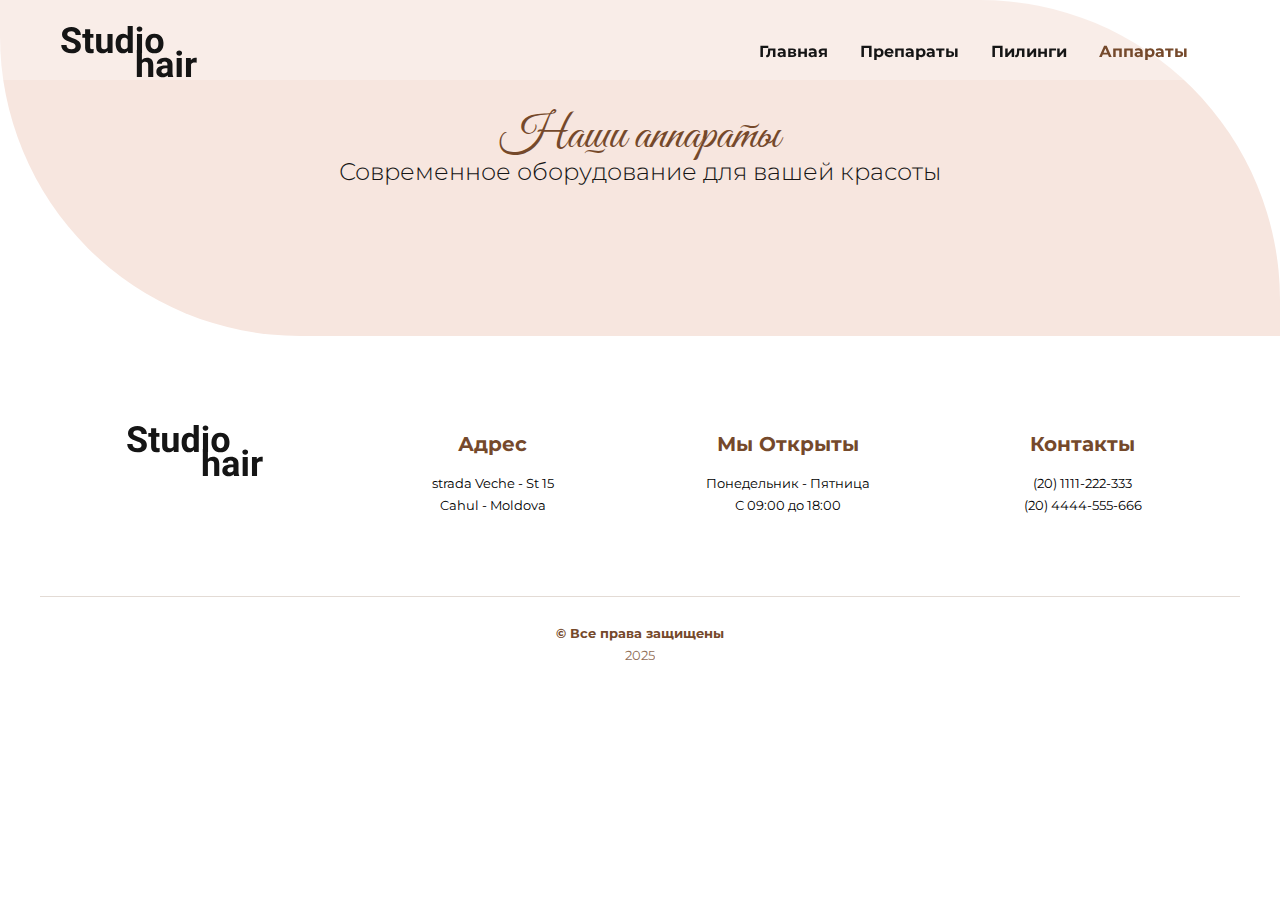
<file: apparatus.html>
<!DOCTYPE html>
<html lang="ru">
<head>
    <meta charset="UTF-8">
    <meta http-equiv="X-UA-Compatible" content="IE=edge">
    <meta name="viewport" content="width=device-width, initial-scale=1.0">
    <title>Аппараты - Beauty Salon</title>

    <!-- CSS Files -->
    <link rel="stylesheet" href="shared.css">
    <link rel="stylesheet" href="apparatus.css">

    <!-- Fonts -->
    <link rel="preconnect" href="https://fonts.googleapis.com">
    <link rel="preconnect" href="https://fonts.gstatic.com" crossorigin>
    <link href="https://fonts.googleapis.com/css2?family=Great+Vibes&family=Montserrat:wght@300;400;600;800&display=swap" rel="stylesheet">

    <!-- Font Awesome CDN -->
    <link rel="stylesheet" href="https://pro.fontawesome.com/releases/v5.10.0/css/all.css" integrity="sha384-AYmEC3Yw5cVb3ZcuHtOA93w35dYTsvhLPVnYs9eStHfGJvOvKxVfELGroGkvsg+p" crossorigin="anonymous"/>
</head>
<body>
    <header class="header" id="header">
        <div class="navbar">
            <div class="logo">
                <img src="img/logo.svg" alt="Beauty Salon Logo">
            </div>
            <nav class="nav-menu" id="nav-menu">
                <ul class="nav-list">
                    <li><a href="./index.html" class="nav-link">Главная</a></li>
                    <li><a href="./preparaty.html" class="nav-link">Препараты</a></li>
                    <li><a href="./peels.html" class="nav-link">Пилинги</a></li>
                    <li><a href="./apparatus.html" class="nav-link active">Аппараты</a></li>
                </ul>
            </nav>
            <div class="nav-toggle" id="nav-toggle">
                <i class="fas fa-bars"></i>
            </div>
        </div>
    </header>

    <main>
        <section class="package" id="package">
            <div class="section-title">
                <h1>Наши аппараты</h1>
                <span>Современное оборудование для вашей красоты</span>
            </div>
            <div class="package-cards" id="cards-container">
                <!-- Аппараты будут загружены здесь с помощью apparatus.js -->
            </div>
        </section>
    </main>

    <footer class="footer" id="contact">
        <div class="footer-list">
            <div class="footer-data">
                <h1><a href="./index.html"><img src="img/logo.svg" alt="Beauty Salon Logo"></a></h1>
                <div class="footer-data-social">
                    <a href="#" aria-label="Facebook"><i class="fab fa-facebook"></i></a>
                    <a href="#" aria-label="Instagram"><i class="fab fa-instagram"></i></a>
                    <a href="#" aria-label="Twitter"><i class="fab fa-twitter"></i></a>
                </div>
            </div>
            <div class="footer-data">
                <h2>Адрес</h2>
                <p>strada Veche - St 15<br> Cahul - Moldova</p>
            </div>
            <div class="footer-data">
                <h2>Мы открыты</h2>
                <p>Понедельник - Пятница <br> С 09:00 до 18:00</p>
            </div>
            <div class="footer-data">
                <h2>Контакты</h2>
                <p>(20) 1111-222-333</p>
                <p>(20) 4444-555-666</p>
            </div>
        </div>
        <div class="copy">
            <p>&copy; Все права защищены</p>
            <span>2025</span>
        </div>
    </footer>

    <!-- Javascript Files -->
    <script src="main.js"></script>
    <script src="apparatus.js"></script>
</body>
</html>
</file>
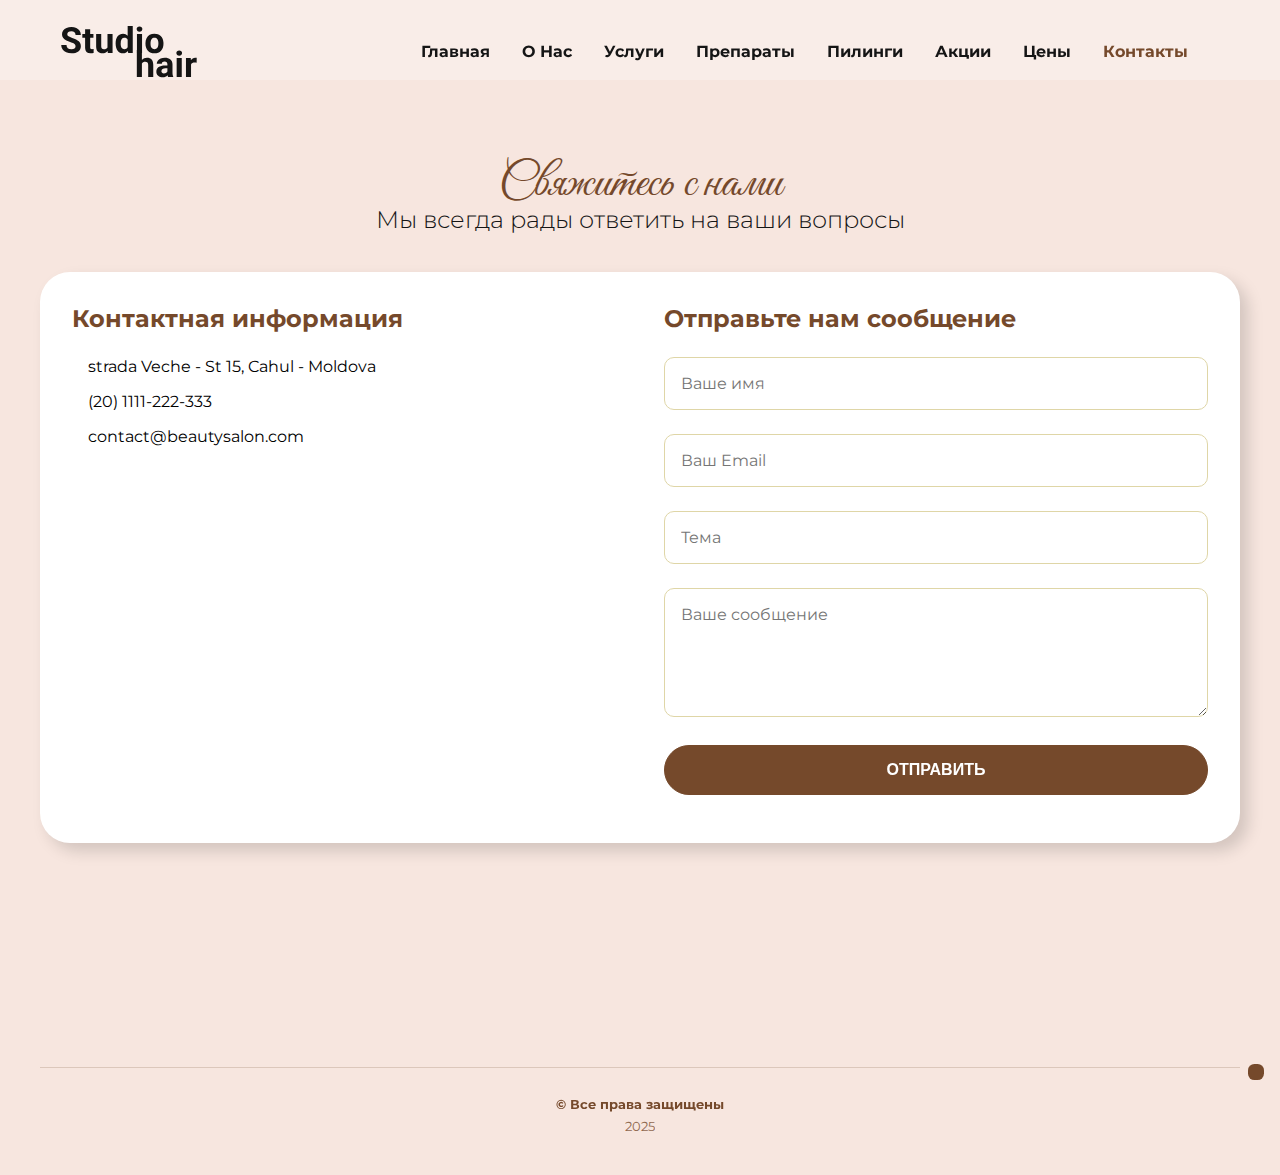
<file: contact.html>
<!DOCTYPE html>
<html lang="ru">
<head>
    <meta charset="UTF-8">
    <meta http-equiv="X-UA-Compatible" content="IE=edge">
    <meta name="viewport" content="width=device-width, initial-scale=1.0">
    <meta name="description" content="Свяжитесь с нами для записи на процедуры или консультацию. Мы находимся по адресу: strada Veche - St 15, Cahul - Moldova.">
    <title>Контакты - Beauty Salon</title>

    <!-- Fonts -->
    <link rel="preconnect" href="https://fonts.googleapis.com">
    <link rel="preconnect" href="https://fonts.gstatic.com" crossorigin>
    <link href="https://fonts.googleapis.com/css2?family=Great+Vibes&family=Montserrat:wght@300;400;600;800&display=swap" rel="stylesheet">

    <!-- Font Awesome CDN -->
    <link rel="stylesheet" href="https://pro.fontawesome.com/releases/v5.10.0/css/all.css" integrity="sha384-AYmEC3Yw5cVb3ZcuHtOA93w35dYTsvhLPVnYs9eStHfGJvOvKxVfELGroGkvsg+p" crossorigin="anonymous"/>

        <!-- CSS Files -->
    <link rel="stylesheet" href="shared.css">
    <link rel="stylesheet" href="contact.css">
</head>
<body>
    <header class="header" id="header">
        <div class="navbar">
            <div class="logo">
                <img src="img/logo.svg" alt="Beauty Salon Logo">
            </div>
            <nav class="nav-menu" id="nav-menu">
                <ul class="nav-list">
                    <li><a href="./index.html" class="nav-link">Главная</a></li>
                    <li><a href="./about.html" class="nav-link">О нас</a></li>
                    <li><a href="./services.html" class="nav-link">Услуги</a></li>
                    <li><a href="./preparaty.html" class="nav-link">Препараты</a></li>
                    <li><a href="./peels.html" class="nav-link">Пилинги</a></li>
                    <li><a href="./promo.html" class="nav-link">Акции</a></li>
                    <li><a href="./price.html" class="nav-link">Цены</a></li>
                    <li><a href="./contact.html" class="nav-link active">Контакты</a></li>
                </ul>
            </nav>
            <div class="nav-toggle" id="nav-toggle">
                <i class="fas fa-bars"></i>
            </div>
        </div>
    </header>

    <main>
        <section class="contact-section" id="contact-section">
            <div class="section-title">
                <h1>Свяжитесь с нами</h1>
                <span>Мы всегда рады ответить на ваши вопросы</span>
            </div>
            <div class="contact-container">
                <div class="contact-info">
                    <h3>Контактная информация</h3>
                    <p><i class="fas fa-map-marker-alt"></i> strada Veche - St 15, Cahul - Moldova</p>
                    <p><i class="fas fa-phone-alt"></i> (20) 1111-222-333</p>
                    <p><i class="fas fa-envelope"></i> contact@beautysalon.com</p>
                    <div class="map-container">
                        <!-- Placeholder for a map -->
                        <iframe src="https://www.google.com/maps/embed?pb=!1m18!1m12!1m3!1d2721.986683653375!2d28.19206481500528!3d45.90235907910954!2m3!1f0!2f0!3f0!3m2!1i1024!2i768!4f13.1!3m3!1m2!1s0x40b65c8a4b7f4b7d%3A0x4b7f4b7d4b7f4b7d!2sStrada%20Veche%2015%2C%20Cahul%2C%20Moldova!5e0!3m2!1sen!2s!4v1678886400000" width="100%" height="250" style="border:0;" allowfullscreen="" loading="lazy" referrerpolicy="no-referrer-when-downgrade"></iframe>
                    </div>
                </div>
                <form class="contact-form" id="contact-form">
                    <h3>Отправьте нам сообщение</h3>
                    <div class="form-group">
                        <input type="text" id="name" name="name" placeholder="Ваше имя" required>
                    </div>
                    <div class="form-group">
                        <input type="email" id="email" name="email" placeholder="Ваш Email" required>
                    </div>
                    <div class="form-group">
                        <input type="text" id="subject" name="subject" placeholder="Тема" required>
                    </div>
                    <div class="form-group">
                        <textarea id="message" name="message" placeholder="Ваше сообщение" rows="5" required></textarea>
                    </div>
                    <button type="submit" class="btn">Отправить</button>
                    <div id="form-status"></div>
                </form>
            </div>
        </section>
    </main>

    <footer class="footer" id="contact-footer">
        <div class="copy">
            <p>&copy; Все права защищены</p>
            <span>2025</span>
        </div>
    </footer>

        <!-- Javascript Files -->
    <a href="#" class="scroll-up" id="scroll-up">
        <i class="fas fa-arrow-up"></i>
    </a>
    <script src="main.js"></script>
    <script src="contact.js"></script>
</body>
</html>
</file>
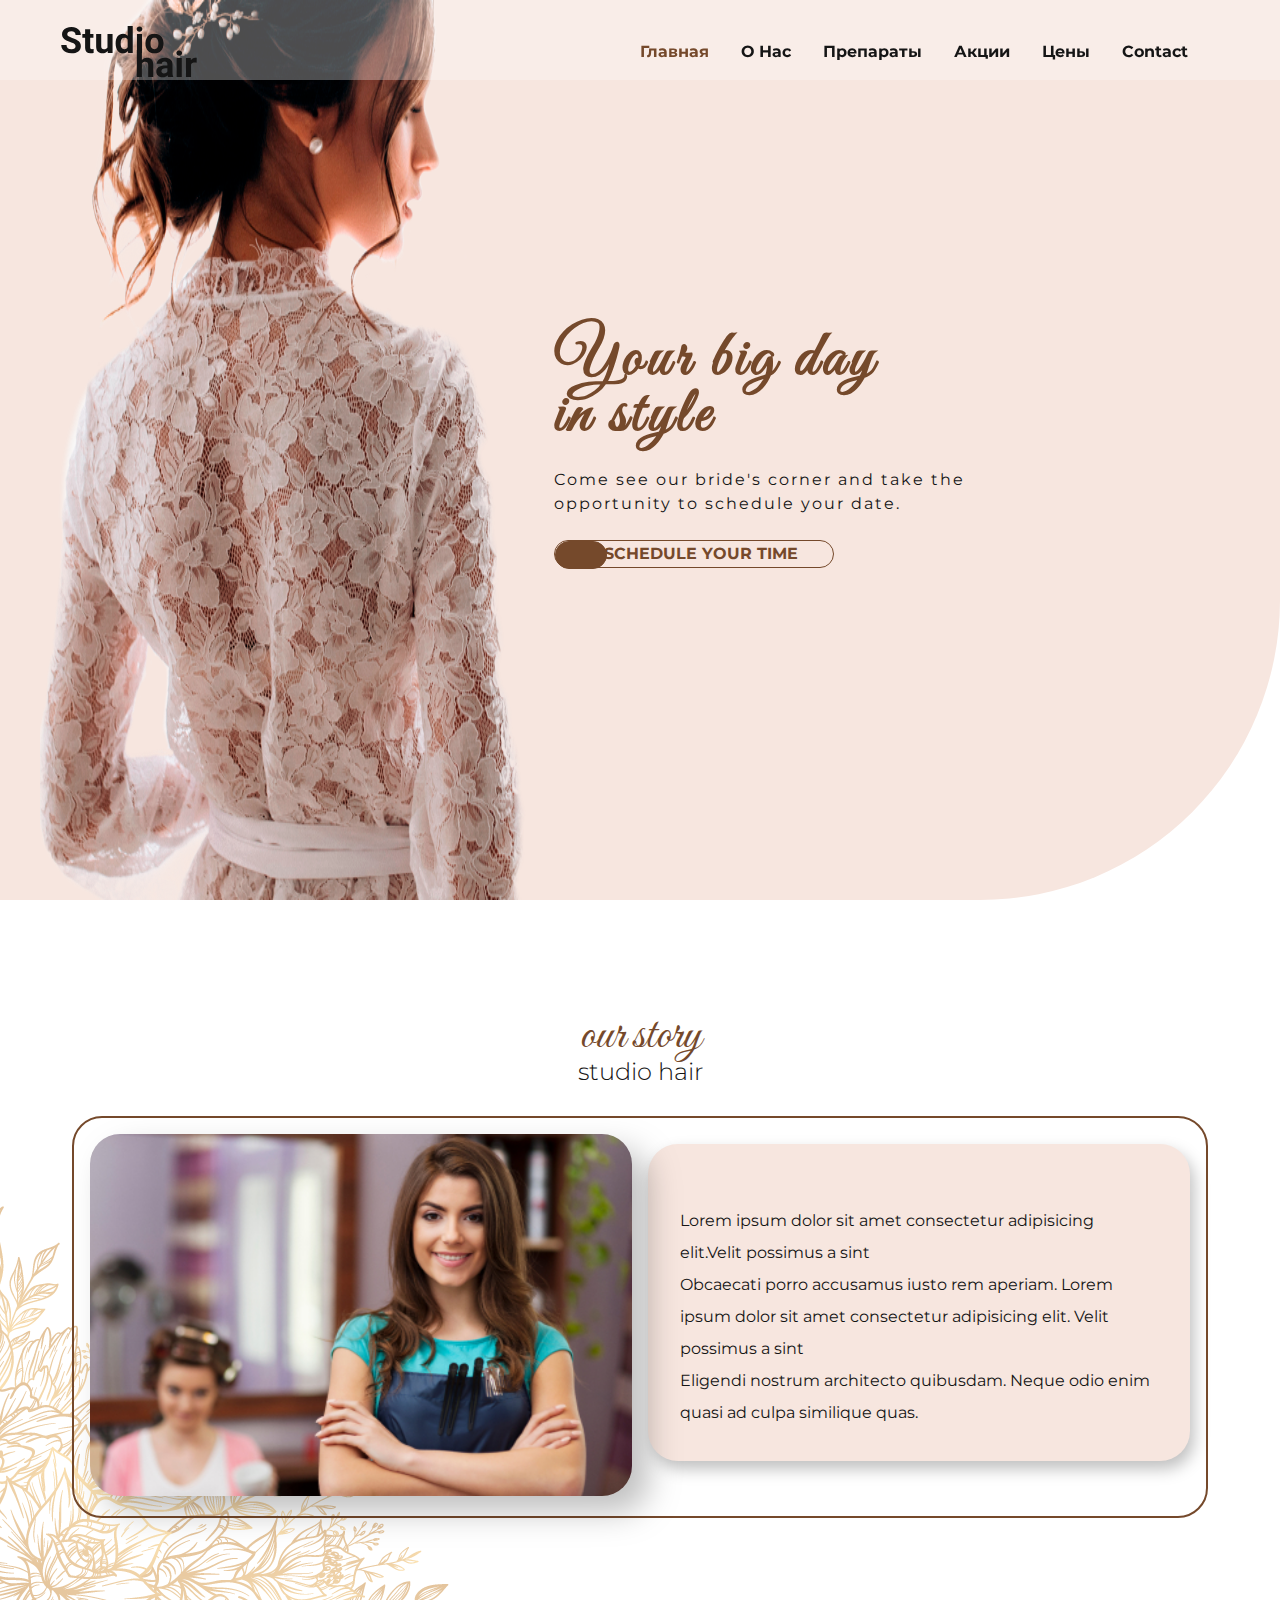
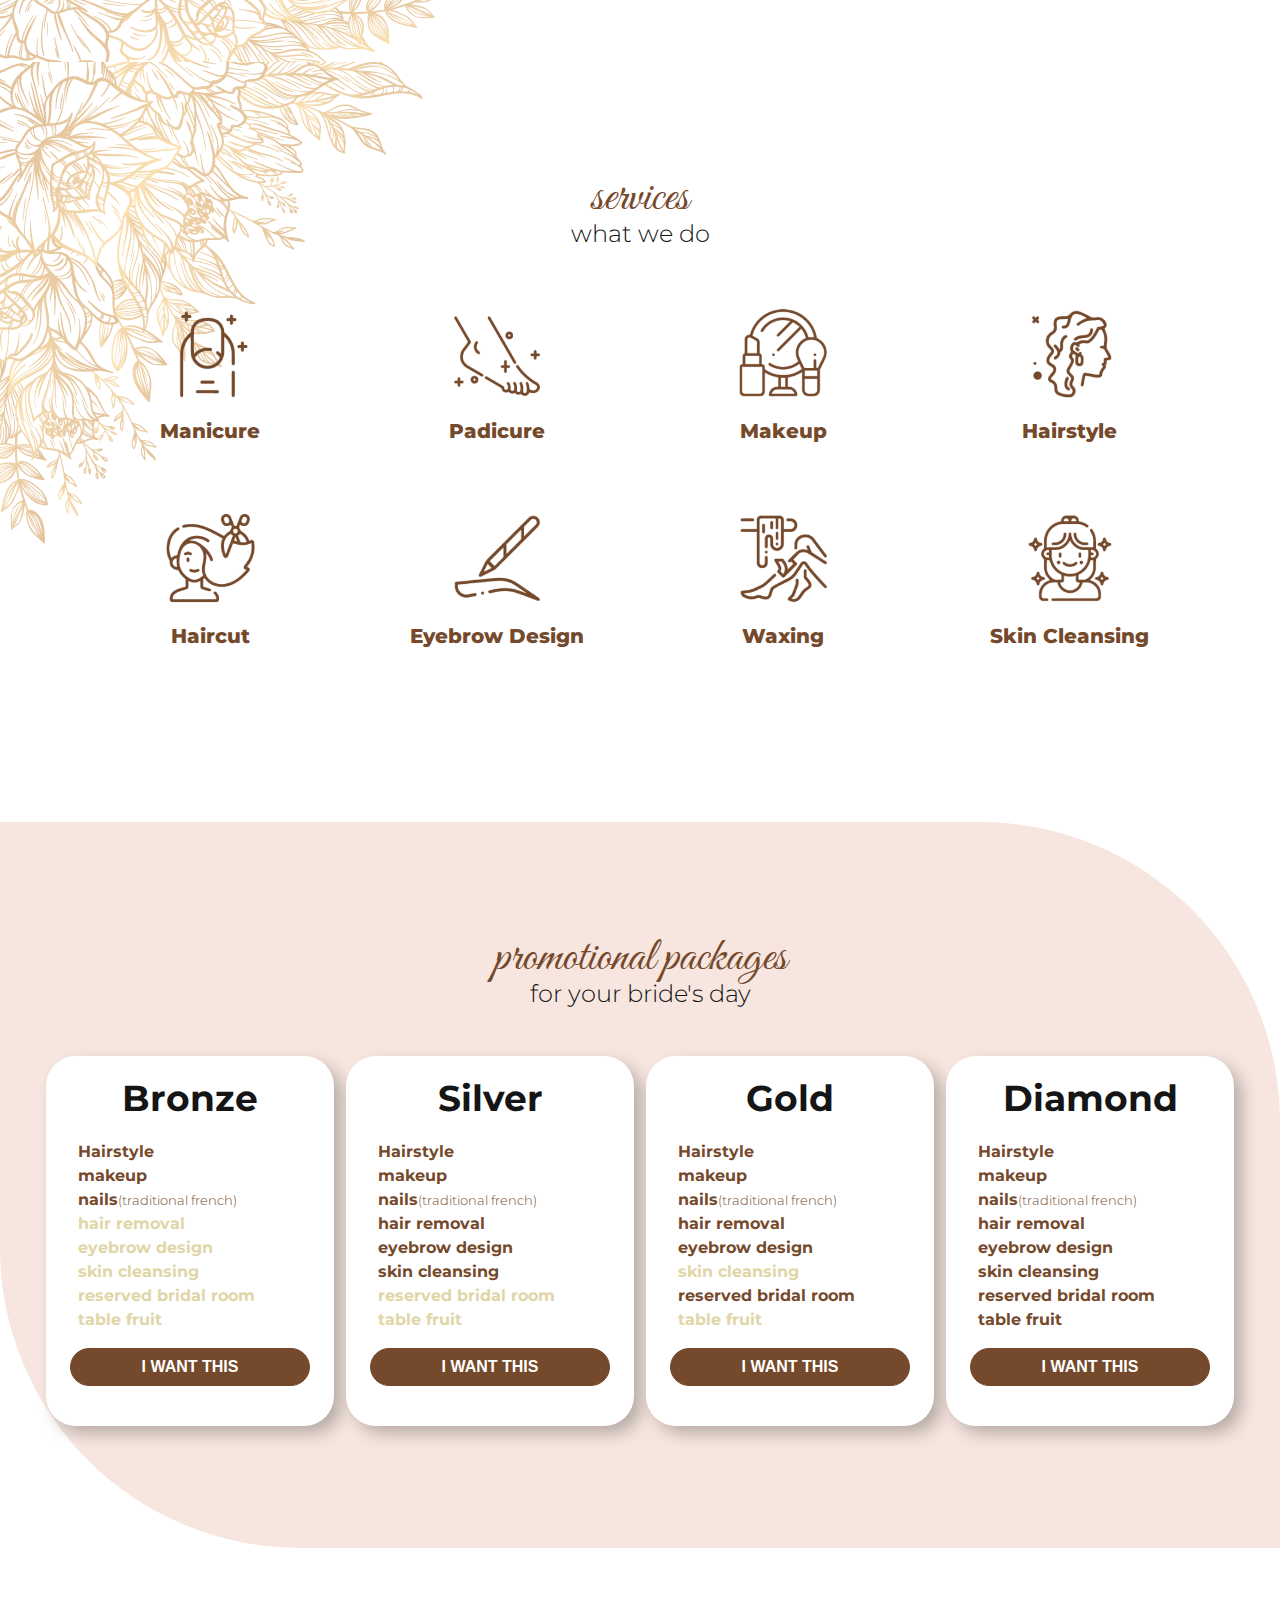
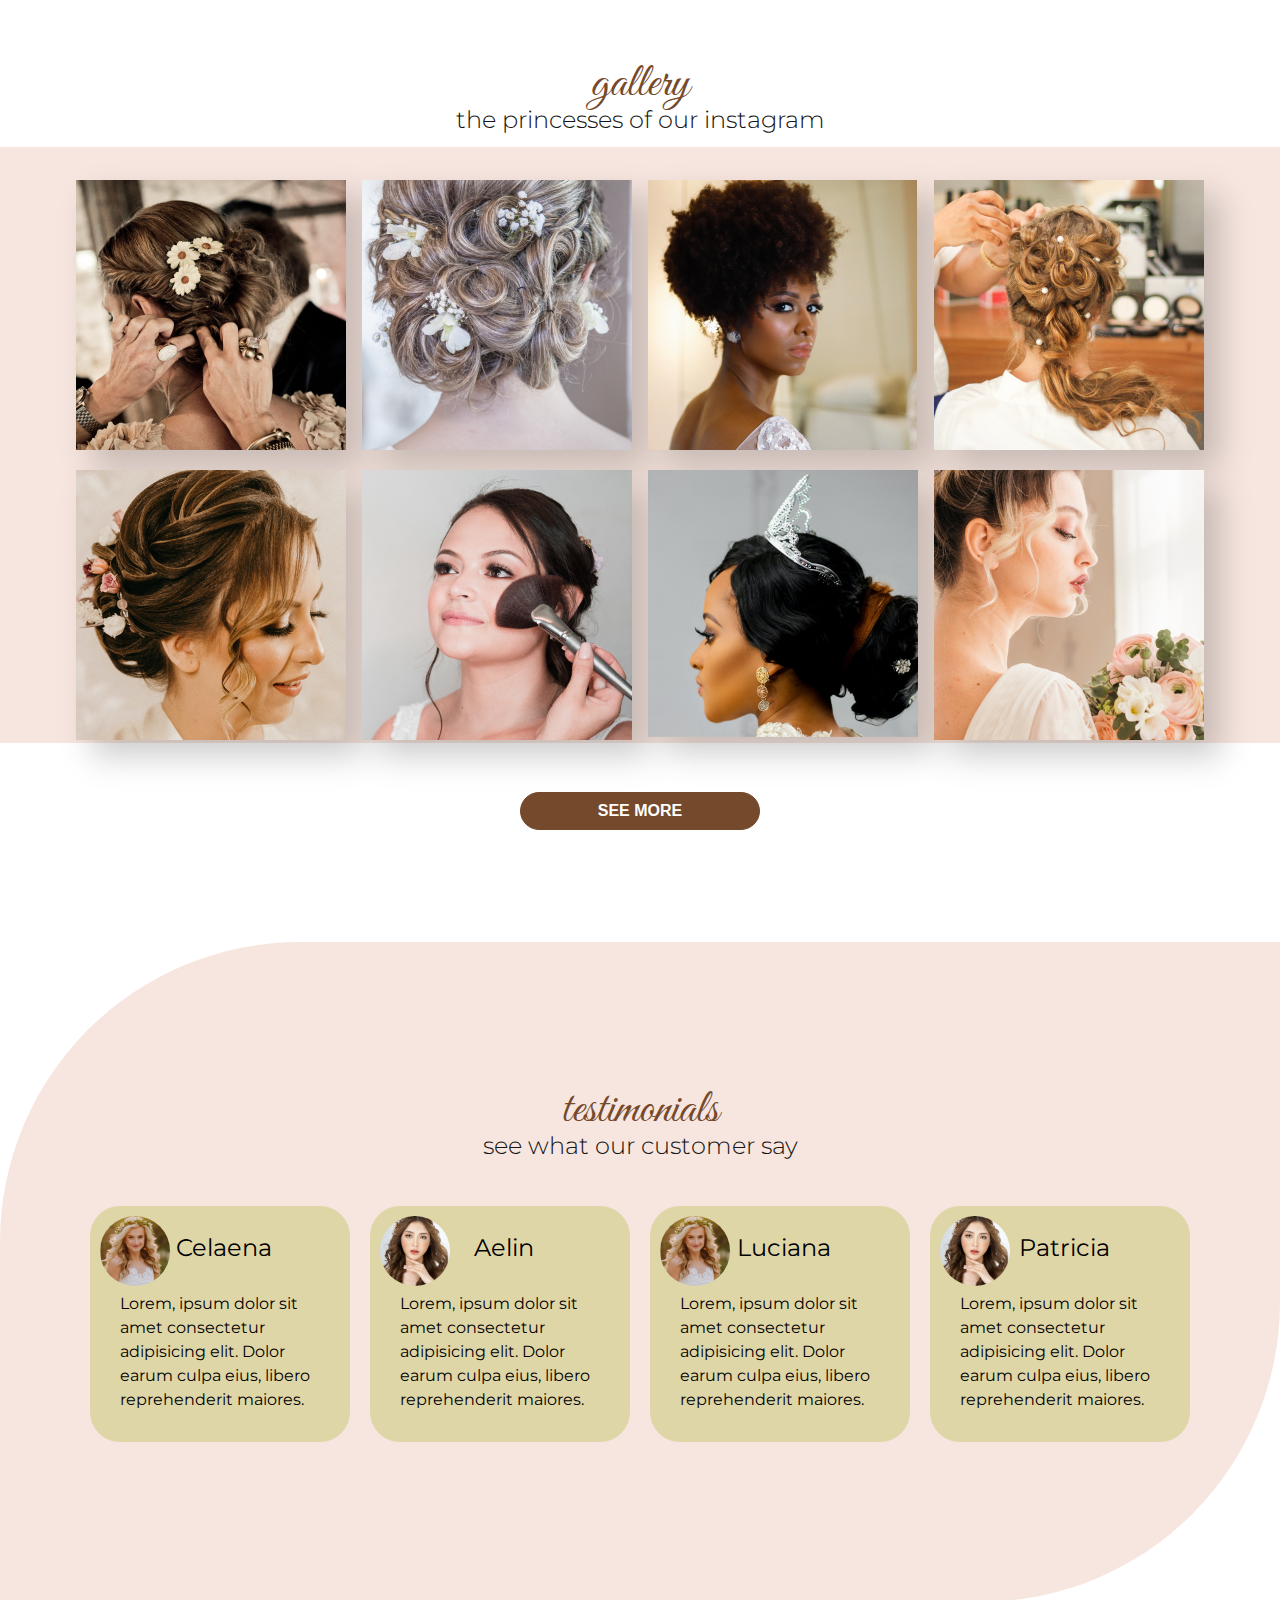
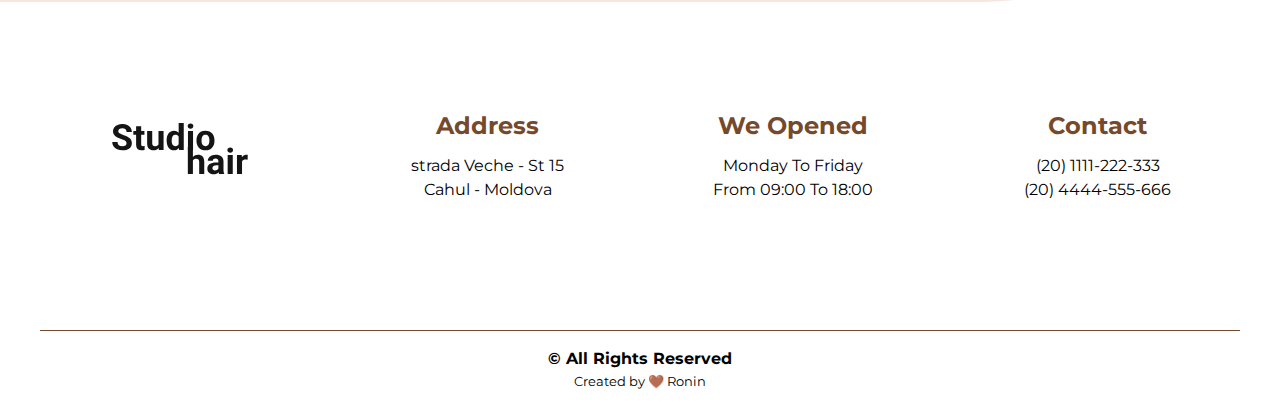
<file: indexold.html>
<!DOCTYPE html>
<html lang="en">
<head>
    <meta charset="UTF-8">
    <meta http-equiv="X-UA-Compatible" content="IE=edge">
    <meta name="viewport" content="width=device-width, initial-scale=1.0">
    <title>Beauty Salon</title>
    <!-- CSS File -->
    <link rel="stylesheet" href="style.css">
    <!-- Font Awesome CDN -->
    <link rel="stylesheet" href="https://pro.fontawesome.com/releases/v5.10.0/css/all.css" integrity="sha384-AYmEC3Yw5cVb3ZcuHtOA93w35dYTsvhLPVnYs9eStHfGJvOvKxVfELGroGkvsg+p" crossorigin="anonymous"/>
</head>
<body>
    <header class="header" id="header">
        <div class="navbar">
            <div class="logo">
                <img src="img/logo.svg">
            </div>
            <nav class="nav-menu" id="nav-menu">
                <ul class="nav-list">
                    <li><a href="#" class="nav-link active">Главная</a></li>
                    <li><a href="#about" class="nav-link">О нас</a></li>
                    <li><a href="./preparaty.html" class="nav-link">Препараты</a></li>
                    <li><a href="./promo.html" class="nav-link">Акции</a></li>
                    <li><a href="./price.html" class="nav-link">Цены</a></li>
                    <li><a href="#contact" class="nav-link">contact</a></li>
                </ul>
            </nav>
            <div class="nav-toggle" id="nav-toggle">
                <i class="fas fa-bars"></i>
            </div>
        </div>
    </header>
    <!-- Start Home Section -->
    <section class="home">
        <div class="container">
            <div class="home-img">
                <img src="img/home-img.png">
            </div>
            <div class="home-content">
                <h1>Your big day<br><span>in style</span></h1>
                <p>Come see our bride's corner and take the opportunity to schedule your date.</p>
                <a href="#" class="btn btn-outline">
                    <i class="fab fa-whatsapp"></i>
                    Schedule your time
                </a>
            </div>
        </div>
    </section>
    <!-- End Home Section -->
    <!-- Start About Section -->
    <section class="about" id="about">
        <div class="container">
            <div class="section-title">
                <h1>our story</h1>
                <span>studio hair</span>
            </div>
            <div class="about-detail">
                <div class="about-detail-content">
                    <div class="about-img">
                        <img src="img/about-img.jpg">
                    </div>
                    <div class="about-description">
                        <p>Lorem ipsum dolor sit amet consectetur adipisicing elit.Velit possimus a sint</p>
                        <p>Obcaecati porro accusamus iusto rem aperiam. Lorem ipsum dolor sit amet consectetur adipisicing elit.
                        Velit possimus a sint</p>
                        <p>Eligendi nostrum architecto quibusdam. Neque odio enim quasi ad culpa similique quas.</p>
                    </div>
                </div>
            </div>
        </div>
    </section>
    <!-- End About Section -->
    <!-- Start Services Section -->
    <section class="services" id="services">
        <div class="services-content">
            <div class="section-title">
                <h1>services</h1>
                <span>what we do</span>
            </div>
            <div class="services-content-description">
                <div class="box">
                    <div class="inner">
                        <img src="img/services/manicure.png">
                        <p>manicure</p>
                    </div>
                </div>
                <div class="box">
                    <div class="inner">
                        <img src="img/services/pedicure.png">
                        <p>padicure</p>
                    </div>
                </div>
                <div class="box">
                    <div class="inner">
                        <img src="img/services/makeup.png">
                        <p>makeup</p>
                    </div>
                </div>
                <div class="box">
                    <div class="inner">
                        <img src="img/services/hairstyle.png">
                        <p>hairstyle</p>
                    </div>
                </div>
                <div class="box">
                    <div class="inner">
                        <img src="img/services/haircut.png">
                        <p>haircut</p>
                    </div>
                </div>
                <div class="box">
                    <div class="inner">
                        <img src="img/services/eyebrow design.png">
                        <p>eyebrow design</p>
                    </div>
                </div>
                <div class="box">
                    <div class="inner">
                        <img src="img/services/waxing.png">
                        <p>waxing</p>
                    </div>
                </div>
                <div class="box">
                    <div class="inner">
                        <img src="img/services/skin cleansing.png">
                        <p>skin cleansing</p>
                    </div>
                </div>
            </div>
        </div>
    </section>
    <!-- End Services Section -->
    <!-- Start Package Section -->
    <section class="package" id="package">
        <div class="section-title">
            <h1>promotional packages</h1>
            <span>for your bride's day</span>
        </div>
        <div class="package-cards">
            <div class="card">
                <div class="card-title">
                    <h1>Bronze</h1>
                </div>
                <div class="card-items">
                    <div class="item">
                        <i class="far fa-check-square check-icon"></i>
                        <p>Hairstyle</p>
                    </div>
                    <div class="item">
                        <i class="far fa-check-square check-icon"></i>
                        <p>makeup</p>
                    </div>
                    <div class="item">
                        <i class="far fa-check-square check-icon"></i>
                        <p>nails<span>(traditional french)</span></p>
                    </div>
                    <div class="item">
                        <i class="far fa-times-square x-icon"></i>
                        <p class="not">hair removal</span></p>
                    </div>
                    <div class="item">
                        <i class="far fa-times-square x-icon"></i>
                        <p class="not">eyebrow design</span></p>
                    </div>
                    <div class="item">
                        <i class="far fa-times-square x-icon"></i>
                        <p class="not">skin cleansing</span></p>
                    </div>
                    <div class="item">
                        <i class="far fa-times-square x-icon"></i>
                        <p class="not">reserved bridal room</span></p>
                    </div>
                    <div class="item">
                        <i class="far fa-times-square x-icon"></i>
                        <p class="not">table fruit</span></p>
                    </div>
                    <button class="btn">I want this</button>
                </div>             
            </div>
            <div class="card">
                <div class="card-title">
                    <h1>Silver</h1>
                </div>
                <div class="card-items">
                    <div class="item">
                        <i class="far fa-check-square check-icon"></i>
                        <p>Hairstyle</p>
                    </div>
                    <div class="item">
                        <i class="far fa-check-square check-icon"></i>
                        <p>makeup</p>
                    </div>
                    <div class="item">
                        <i class="far fa-check-square check-icon"></i>
                        <p>nails<span>(traditional french)</span></p>
                    </div>
                    <div class="item">
                        <i class="far fa-check-square check-icon"></i>
                        <p>hair removal</span></p>
                    </div>
                    <div class="item">
                        <i class="far fa-check-square check-icon"></i>
                        <p>eyebrow design</span></p>
                    </div>
                    <div class="item">
                        <i class="far fa-check-square check-icon"></i>
                        <p>skin cleansing</span></p>
                    </div>
                    <div class="item">
                        <i class="far fa-times-square x-icon"></i>
                        <p class="not">reserved bridal room</span></p>
                    </div>
                    <div class="item">
                        <i class="far fa-times-square x-icon"></i>
                        <p class="not">table fruit</span></p>
                    </div>
                    <button class="btn">I want this</button>
                </div>             
            </div>
            <div class="card">
                <div class="card-title">
                    <h1>Gold</h1>
                </div>
                <div class="card-items">
                    <div class="item">
                        <i class="far fa-check-square check-icon"></i>
                        <p>Hairstyle</p>
                    </div>
                    <div class="item">
                        <i class="far fa-check-square check-icon"></i>
                        <p>makeup</p>
                    </div>
                    <div class="item">
                        <i class="far fa-check-square check-icon"></i>
                        <p>nails<span>(traditional french)</span></p>
                    </div>
                    <div class="item">
                        <i class="far fa-check-square check-icon"></i>
                        <p>hair removal</span></p>
                    </div>
                    <div class="item">
                        <i class="far fa-check-square check-icon"></i>
                        <p>eyebrow design</span></p>
                    </div>
                    <div class="item">
                        <i class="far fa-times-square x-icon"></i>
                        <p class="not">skin cleansing</span></p>
                    </div>
                    <div class="item">
                        <i class="far fa-check-square check-icon"></i>
                        <p>reserved bridal room</span></p>
                    </div>
                    <div class="item">
                        <i class="far fa-times-square x-icon"></i>
                        <p class="not">table fruit</span></p>
                    </div>
                    <button class="btn">I want this</button>
                </div>             
            </div>
            <div class="card">
                <div class="card-title">
                    <h1>Diamond</h1>
                </div>
                <div class="card-items">
                    <div class="item">
                        <i class="far fa-check-square check-icon"></i>
                        <p>Hairstyle</p>
                    </div>
                    <div class="item">
                        <i class="far fa-check-square check-icon"></i>
                        <p>makeup</p>
                    </div>
                    <div class="item">
                        <i class="far fa-check-square check-icon"></i>
                        <p>nails<span>(traditional french)</span></p>
                    </div>
                    <div class="item">
                        <i class="far fa-check-square check-icon"></i>
                        <p>hair removal</span></p>
                    </div>
                    <div class="item">
                        <i class="far fa-check-square check-icon"></i>
                        <p>eyebrow design</span></p>
                    </div>
                    <div class="item">
                        <i class="far fa-check-square check-icon"></i>
                        <p>skin cleansing</span></p>
                    </div>
                    <div class="item">
                        <i class="far fa-check-square check-icon"></i>
                        <p>reserved bridal room</span></p>
                    </div>
                    <div class="item">
                        <i class="far fa-check-square check-icon"></i>
                        <p>table fruit</span></p>
                    </div>
                    <button class="btn">I want this</button>
                </div>             
            </div>
        </div>
    </section>
    <!-- End Package Section -->
    <!-- Start Gallery Section -->
    <section class="gallery" id="gallery">
        <div class="gallery-content">
            <div class="section-title">
                <h1>gallery</h1>
                <span>the princesses of our instagram</span>
            </div>
            <div class="gallery-list-img">
                <div class="gallery-img">
                    <img src="img/img-insta/photo1.png">
                </div>
                <div class="gallery-img">
                    <img src="img/img-insta/photo2.png">
                </div>
                <div class="gallery-img">
                    <img src="img/img-insta/photo3.png">
                </div>
                <div class="gallery-img">
                    <img src="img/img-insta/photo4.png">
                </div>
                <div class="gallery-img">
                    <img src="img/img-insta/photo5.png">
                </div>
                <div class="gallery-img">
                    <img src="img/img-insta/photo6.png">
                </div>
                <div class="gallery-img">
                    <img src="img/img-insta/photo7.png">
                </div>
                <div class="gallery-img">
                    <img src="img/img-insta/photo8.png">
                </div>
            </div>
            <button class="btn">see more</button>
        </div>
    </section>
    <!-- End Gallery Section -->
    <!-- Start Testimonials Section -->
    <section class="testimonials">
        <div class="testimonials-content">
            <div class="section-title">
                <h1>testimonials</h1>
                <span>see what our customer say</span>
            </div>
            <div class="testimonials-card">
                <div class="testimonials-item">
                    <div class="testimonials-img">
                        <img src="img/testimonials/testimonials1.png">
                    </div>
                    <div class="testimonials-box">
                        <div class="testimonials-name">
                            <h1>Celaena</h1>
                            <i class="fas fa-star"></i>
                            <i class="fas fa-star"></i>
                            <i class="fas fa-star"></i>
                            <i class="fas fa-star"></i>
                            <i class="fas fa-star"></i>
                        </div>
                        <div class="testimonials-description">
                            <p>Lorem, ipsum dolor sit amet consectetur adipisicing elit. Dolor earum culpa eius, libero reprehenderit maiores.</p>
                        </div>
                    </div>
                </div>
                <div class="testimonials-item">
                    <div class="testimonials-img">
                        <img src="img/testimonials/testimonials2.png">
                    </div>
                    <div class="testimonials-box">
                        <div class="testimonials-name">
                            <h1>Aelin</h1>
                            <i class="fas fa-star"></i>
                            <i class="fas fa-star"></i>
                            <i class="fas fa-star"></i>
                            <i class="fas fa-star"></i>
                            <i class="fas fa-star"></i>
                        </div>
                        <div class="testimonials-description">
                            <p>Lorem, ipsum dolor sit amet consectetur adipisicing elit. Dolor earum culpa eius, libero reprehenderit maiores.</p>
                        </div>
                    </div>
                </div>
                <div class="testimonials-item">
                    <div class="testimonials-img">
                        <img src="img/testimonials/testimonials1.png">
                    </div>
                    <div class="testimonials-box">
                        <div class="testimonials-name">
                            <h1>Luciana</h1>
                            <i class="fas fa-star"></i>
                            <i class="fas fa-star"></i>
                            <i class="fas fa-star"></i>
                            <i class="fas fa-star"></i>
                            <i class="fas fa-star"></i>
                        </div>
                        <div class="testimonials-description">
                            <p>Lorem, ipsum dolor sit amet consectetur adipisicing elit. Dolor earum culpa eius, libero reprehenderit maiores.</p>
                        </div>
                    </div>
                </div>
                <div class="testimonials-item">
                    <div class="testimonials-img">
                        <img src="img/testimonials/testimonials2.png">
                    </div>
                    <div class="testimonials-box">
                        <div class="testimonials-name">
                            <h1>Patricia</h1>
                            <i class="fas fa-star"></i>
                            <i class="fas fa-star"></i>
                            <i class="fas fa-star"></i>
                            <i class="fas fa-star"></i>
                            <i class="fas fa-star"></i>
                        </div>
                        <div class="testimonials-description">
                            <p>Lorem, ipsum dolor sit amet consectetur adipisicing elit. Dolor earum culpa eius, libero reprehenderit maiores.</p>
                        </div>
                    </div>
                </div>
            </div>
        </div>
    </section>

    <!-- End Testimonials Section -->
    <!-- Start Footer Section -->
    <footer class="footer" id="contact">
        <div class="footer-list">
            <div class="footer-data">
                <h1><a href=""><img src="img/logo.svg"></a></h1>
                <div class="footer-data-social">
                    <a href=""><i class="fab fa-facebook"></i></a>
                    <a href=""><i class="fab fa-instagram"></i></a>
                    <a href=""><i class="fab fa-twitter"></i></a>
                </div>
            </div>
            <div class="footer-data">
                <h2>address</h2>
                <p>strada Veche - St 15<br> Cahul - Moldova</p>
            </div>
            <div class="footer-data">
                <h2>We Opened</h2>
                <p>Monday To Friday <br> From 09:00 To 18:00</p>
            </div>
            <div class="footer-data">
                <h2>Contact</h2>
                <p>(20) 1111-222-333</p>
                <p>(20) 4444-555-666</p>
            </div>
        </div>
        <div class="copy">
            <p>&copy; All Rights Reserved</p>
            <span>Created by 🤎 Ronin</span>
        </div>
    </footer>
    <!-- End Footer Section -->
    <!-- Javascript File -->
    <script src="main.js"></script>
</body>
</html>
</file>
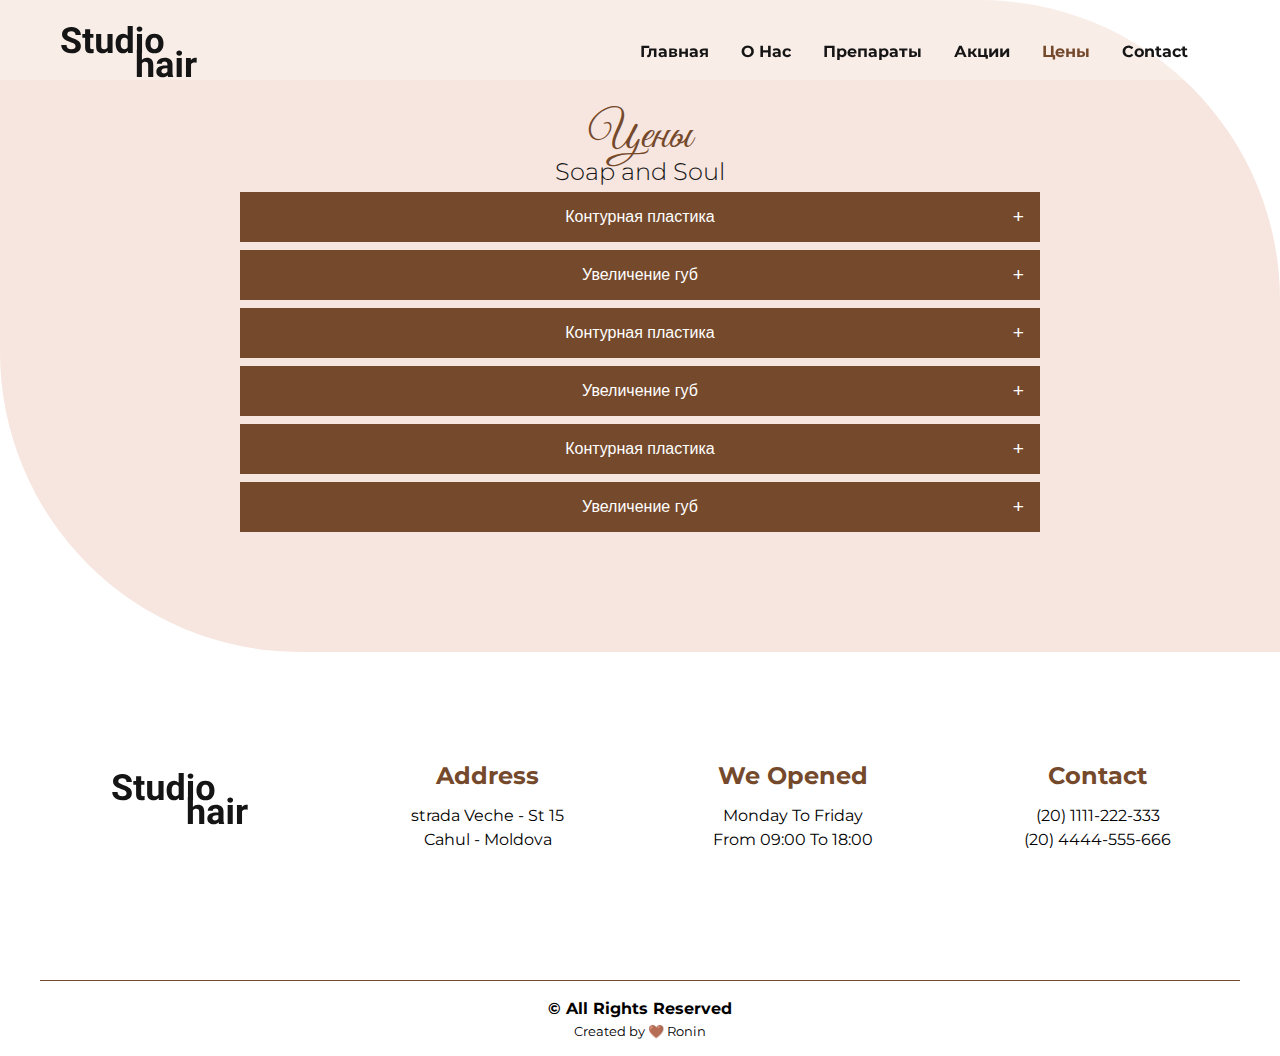
<file: price.html>
<!DOCTYPE html>
<html lang="en">
<head>
    <meta charset="UTF-8">
    <meta http-equiv="X-UA-Compatible" content="IE=edge">
    <meta name="viewport" content="width=device-width, initial-scale=1.0">
    <title>Beauty Salon</title>
    <!-- CSS File -->
    <link rel="stylesheet" href="price.css">
    <!-- Font Awesome CDN -->
    <link rel="stylesheet" href="https://pro.fontawesome.com/releases/v5.10.0/css/all.css" integrity="sha384-AYmEC3Yw5cVb3ZcuHtOA93w35dYTsvhLPVnYs9eStHfGJvOvKxVfELGroGkvsg+p" crossorigin="anonymous"/>
</head>
<body>
    <header class="header" id="header">
        <div class="navbar">
            <div class="logo">
                <img src="img/logo.svg">
            </div>
            <nav class="nav-menu" id="nav-menu">
                <ul class="nav-list">
                    <li><a href="./index.html" class="nav-link">Главная</a></li>
                    <li><a href="#about" class="nav-link">О нас</a></li>
                    <li><a href="/preparaty.html" class="nav-link">Препараты</a></li>
                    <li><a href="./promo.html" class="nav-link ">Акции</a></li>
                    <li><a href="#" class="nav-link active">Цены</a></li>
                    <li><a href="#contact" class="nav-link">contact</a></li>
                </ul>
            </nav>
            <div class="nav-toggle" id="nav-toggle">
                <i class="fas fa-bars"></i>
            </div>
        </div>
    </header>
    <!-- Start Package Section -->
    <section class="package" id="package">
        <div class="section-title">
            <h1>Цены </h1>
            <span>Soap and Soul</span>
        </div>
        <div class="accordion">
            <div class="accordion-item">
                <button class="accordion-header">Контурная пластика</button>
                <div class="accordion-content">
                    <ul>
                        <li>Ресалтис (Корея) — 9 990 ₽</li>
                        <li>Новакутан Медиум (Франция) — 13 990 ₽</li>
                        <li>Ньювия Интенс (Швейцария) — 14 990 ₽</li>
                    </ul>
                </div>
            </div>
            <div class="accordion-item">
                <button class="accordion-header">Увеличение губ</button>
                <div class="accordion-content">
                    <ul>
                        <li>Belotero Soft (Германия) — 15 990 ₽</li>
                        <li>Ньювия Стимулейт — 15 990 ₽</li>
                    </ul>
                </div>
            </div>
            <div class="accordion-item">
                <button class="accordion-header">Контурная пластика</button>
                <div class="accordion-content">
                    <ul>
                        <li>Ресалтис (Корея) — 9 990 ₽</li>
                        <li>Новакутан Медиум (Франция) — 13 990 ₽</li>
                        <li>Ньювия Интенс (Швейцария) — 14 990 ₽</li>
                    </ul>
                </div>
            </div>
            <div class="accordion-item">
                <button class="accordion-header">Увеличение губ</button>
                <div class="accordion-content">
                    <ul>
                        <li>Belotero Soft (Германия) — 15 990 ₽</li>
                        <li>Ньювия Стимулейт — 15 990 ₽</li>
                    </ul>
                </div>
            </div>
            <div class="accordion-item">
                <button class="accordion-header">Контурная пластика</button>
                <div class="accordion-content">
                    <ul>
                        <li>Ресалтис (Корея) — 9 990 ₽</li>
                        <li>Новакутан Медиум (Франция) — 13 990 ₽</li>
                        <li>Ньювия Интенс (Швейцария) — 14 990 ₽</li>
                    </ul>
                </div>
            </div>
            <div class="accordion-item">
                <button class="accordion-header">Увеличение губ</button>
                <div class="accordion-content">
                    <ul>
                        <li>Belotero Soft (Германия) — 15 990 ₽</li>
                        <li>Ньювия Стимулейт — 15 990 ₽</li>
                    </ul>
                </div>
            </div>
        </div>
    </section>
    <!-- End Package Section -->

    <!-- Start Footer Section -->
    <footer class="footer" id="contact">
        <div class="footer-list">
            <div class="footer-data">
                <h1><a href=""><img src="img/logo.svg"></a></h1>
                <div class="footer-data-social">
                    <a href=""><i class="fab fa-facebook"></i></a>
                    <a href=""><i class="fab fa-instagram"></i></a>
                    <a href=""><i class="fab fa-twitter"></i></a>
                </div>
            </div>
            <div class="footer-data">
                <h2>address</h2>
                <p>strada Veche - St 15<br> Cahul - Moldova</p>
            </div>
            <div class="footer-data">
                <h2>We Opened</h2>
                <p>Monday To Friday <br> From 09:00 To 18:00</p>
            </div>
            <div class="footer-data">
                <h2>Contact</h2>
                <p>(20) 1111-222-333</p>
                <p>(20) 4444-555-666</p>
            </div>
        </div>
        <div class="copy">
            <p>&copy; All Rights Reserved</p>
            <span>Created by 🤎 Ronin</span>
        </div>
    </footer>
    <!-- End Footer Section -->
    <!-- Javascript File -->
    <script src="main.js"></script>
    <script src="price.js"></script>
</body>
</html>
</file>
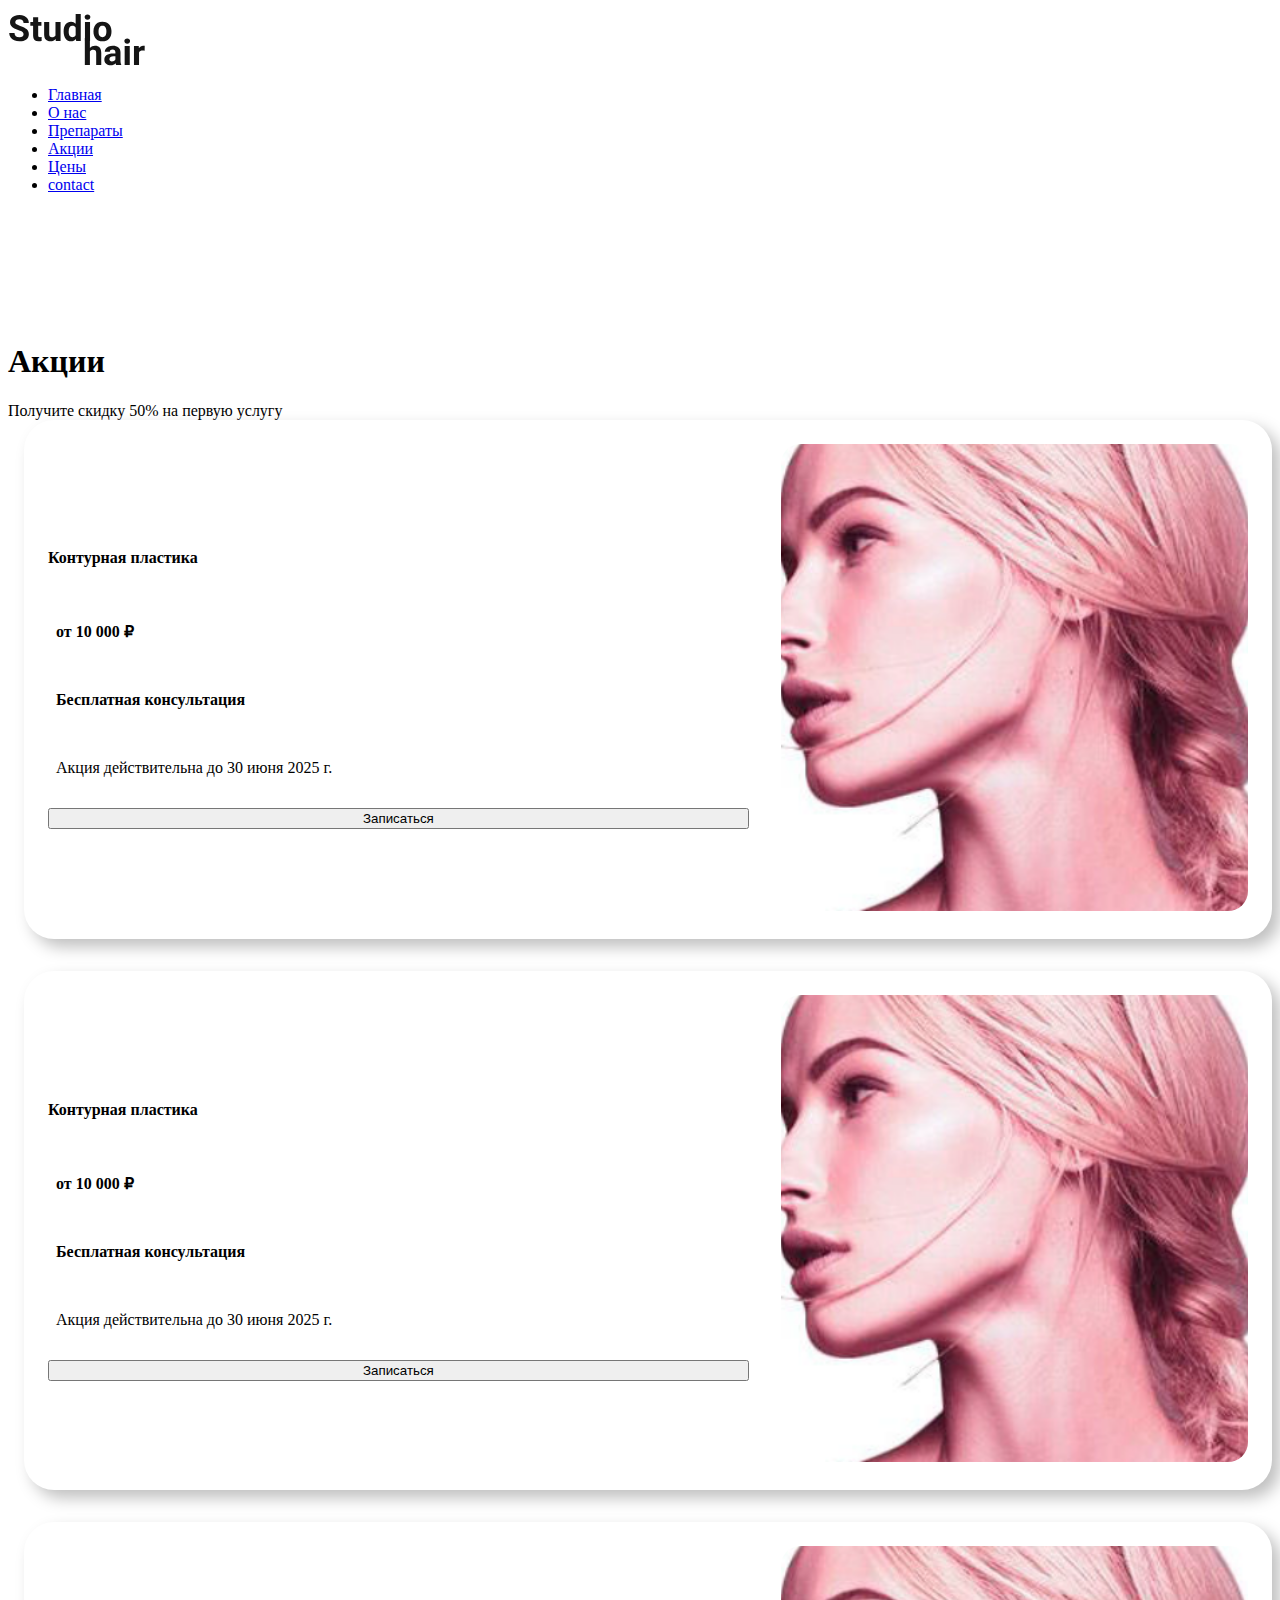
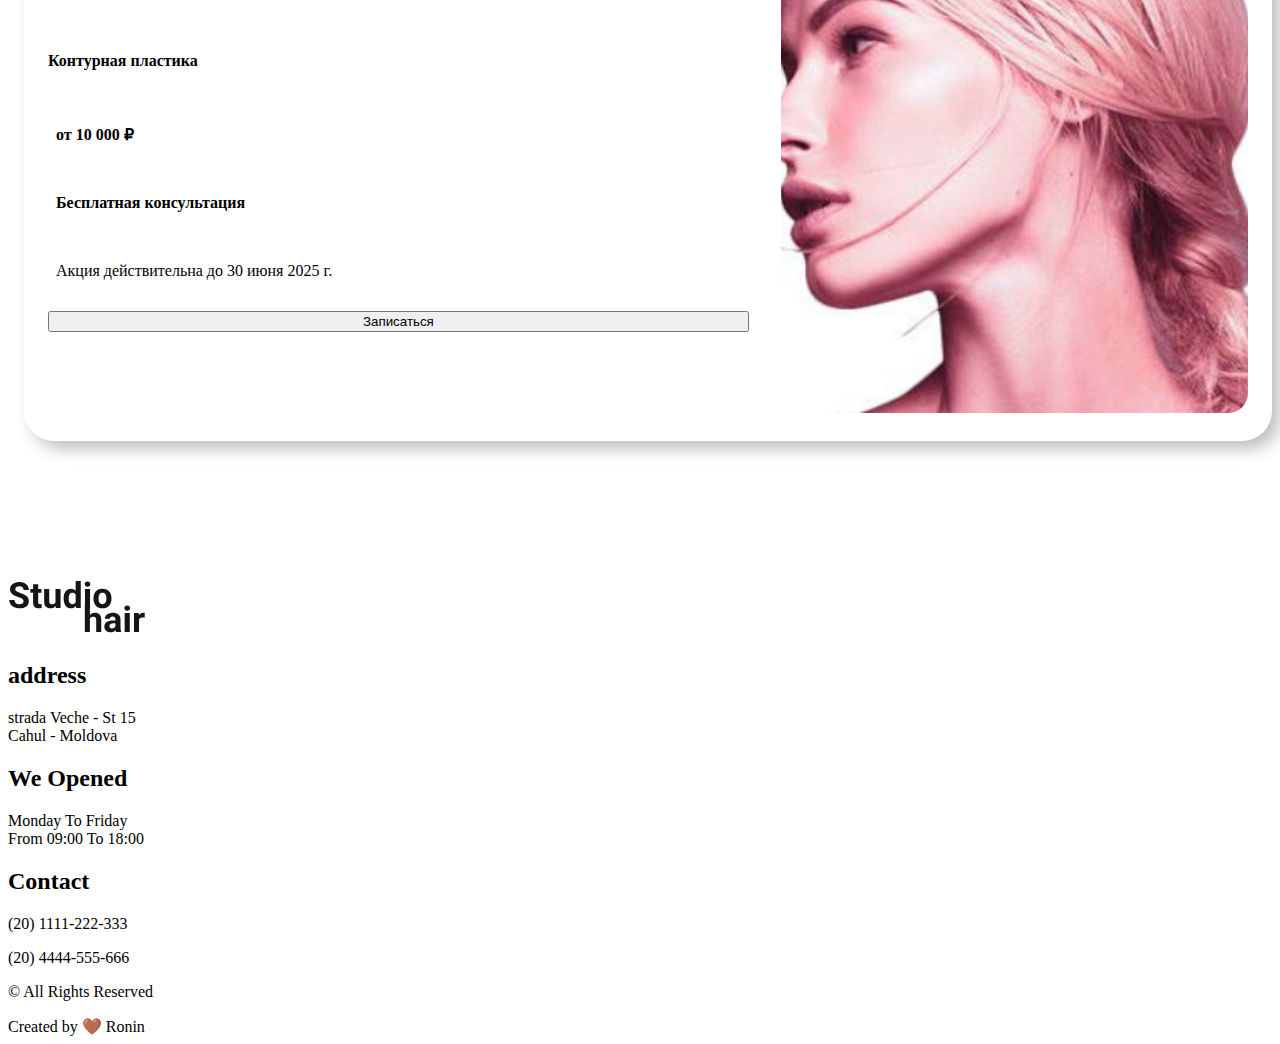
<file: promo.html>
<!DOCTYPE html>
<html lang="en">
<head>
    <meta charset="UTF-8">
    <meta http-equiv="X-UA-Compatible" content="IE=edge">
    <meta name="viewport" content="width=device-width, initial-scale=1.0">
    <title>Beauty Salon</title>
    <!-- CSS File -->
    <link rel="stylesheet" href="promo.css">
    <!-- Font Awesome CDN -->
    <link rel="stylesheet" href="https://pro.fontawesome.com/releases/v5.10.0/css/all.css" integrity="sha384-AYmEC3Yw5cVb3ZcuHtOA93w35dYTsvhLPVnYs9eStHfGJvOvKxVfELGroGkvsg+p" crossorigin="anonymous"/>
</head>
<body>
    <header class="header" id="header">
        <div class="navbar">
            <div class="logo">
                <img src="img/logo.svg">
            </div>
            <nav class="nav-menu" id="nav-menu">
                <ul class="nav-list">
                    <li><a href="./index.html" class="nav-link">Главная</a></li>
                    <li><a href="#about" class="nav-link">О нас</a></li>
                    <li><a href="./preparaty.html" class="nav-link">Препараты</a></li>
                    <li><a href="#" class="nav-link active">Акции</a></li>
                    <li><a href="price.html" class="nav-link">Цены</a></li>
                    <li><a href="#contact" class="nav-link">contact</a></li>
                </ul>
            </nav>
            <div class="nav-toggle" id="nav-toggle">
                <i class="fas fa-bars"></i>
            </div>
        </div>
    </header>
    <!-- Start Package Section -->
    <section class="package" id="package">
        <div class="section-title">
            <h1>Акции </h1>
            <span>Получите скидку 50% на первую услугу</span>
        </div>
        <div class="package-cards">
            <div class="card">
                <div class="card-group">
                    <div class="card-items">
                        <div class="card-title">
                            <h1>Контурная пластика</h1>
                        </div>
                        <div class="item">
                            <i class="far fa-check-square check-icon"></i>
                            <p>от 10 000 &#8381;</p>
                        </div>
                        <div class="item">
                            <i class="far fa-check-square check-icon"></i>
                            <p>Бесплатная консультация</p>
                        </div>
                        <div class="item">
                            <i class="far fa-check-square check-icon"></i>
                            <p><span>Акция действительна до 30 июня 2025 г.</span></p>
                        </div>
                        <button class="btn"><i class="fab fa-whatsapp"></i> <span>Записаться</span></button>
                    </div>
                    <div class="item-image">
                        <img src="img/testimonials/a1.png" alt="Контурная пластика">
                    </div> 
                </div>
            </div>
            <div class="card">
                <div class="card-group">
                    <div class="card-items">
                        <div class="card-title">
                            <h1>Контурная пластика</h1>
                        </div>
                        <div class="item">
                            <i class="far fa-check-square check-icon"></i>
                            <p>от 10 000 &#8381;</p>
                        </div>
                        <div class="item">
                            <i class="far fa-check-square check-icon"></i>
                            <p>Бесплатная консультация</p>
                        </div>
                        <div class="item">
                            <i class="far fa-check-square check-icon"></i>
                            <p><span>Акция действительна до 30 июня 2025 г.</span></p>
                        </div>
                        <button class="btn"><i class="fab fa-whatsapp"></i> <span>Записаться</span></button>
                    </div>
                    <div class="item-image">
                        <img src="img/testimonials/a1.png" alt="Контурная пластика">
                    </div> 
                </div>
            </div>
            <div class="card">
                <div class="card-group">
                    <div class="card-items">
                        <div class="card-title">
                            <h1>Контурная пластика</h1>
                        </div>
                        <div class="item">
                            <i class="far fa-check-square check-icon"></i>
                            <p>от 10 000 &#8381;</p>
                        </div>
                        <div class="item">
                            <i class="far fa-check-square check-icon"></i>
                            <p>Бесплатная консультация</p>
                        </div>
                        <div class="item">
                            <i class="far fa-check-square check-icon"></i>
                            <p><span>Акция действительна до 30 июня 2025 г.</span></p>
                        </div>
                        <button class="btn"><i class="fab fa-whatsapp"></i> <span>Записаться</span></button>
                    </div>
                    <div class="item-image">
                        <img src="img/testimonials/a1.png" alt="Контурная пластика">
                    </div> 
                </div>
            </div>
        </div>
    </section>
    <!-- End Package Section -->

    <!-- Start Footer Section -->
    <footer class="footer" id="contact">
        <div class="footer-list">
            <div class="footer-data">
                <h1><a href=""><img src="img/logo.svg"></a></h1>
                <div class="footer-data-social">
                    <a href=""><i class="fab fa-facebook"></i></a>
                    <a href=""><i class="fab fa-instagram"></i></a>
                    <a href=""><i class="fab fa-twitter"></i></a>
                </div>
            </div>
            <div class="footer-data">
                <h2>address</h2>
                <p>strada Veche - St 15<br> Cahul - Moldova</p>
            </div>
            <div class="footer-data">
                <h2>We Opened</h2>
                <p>Monday To Friday <br> From 09:00 To 18:00</p>
            </div>
            <div class="footer-data">
                <h2>Contact</h2>
                <p>(20) 1111-222-333</p>
                <p>(20) 4444-555-666</p>
            </div>
        </div>
        <div class="copy">
            <p>&copy; All Rights Reserved</p>
            <span>Created by 🤎 Ronin</span>
        </div>
    </footer>
    <!-- End Footer Section -->
    <!-- Javascript File -->
    <script src="main.js"></script>
</body>
</html>
</file>
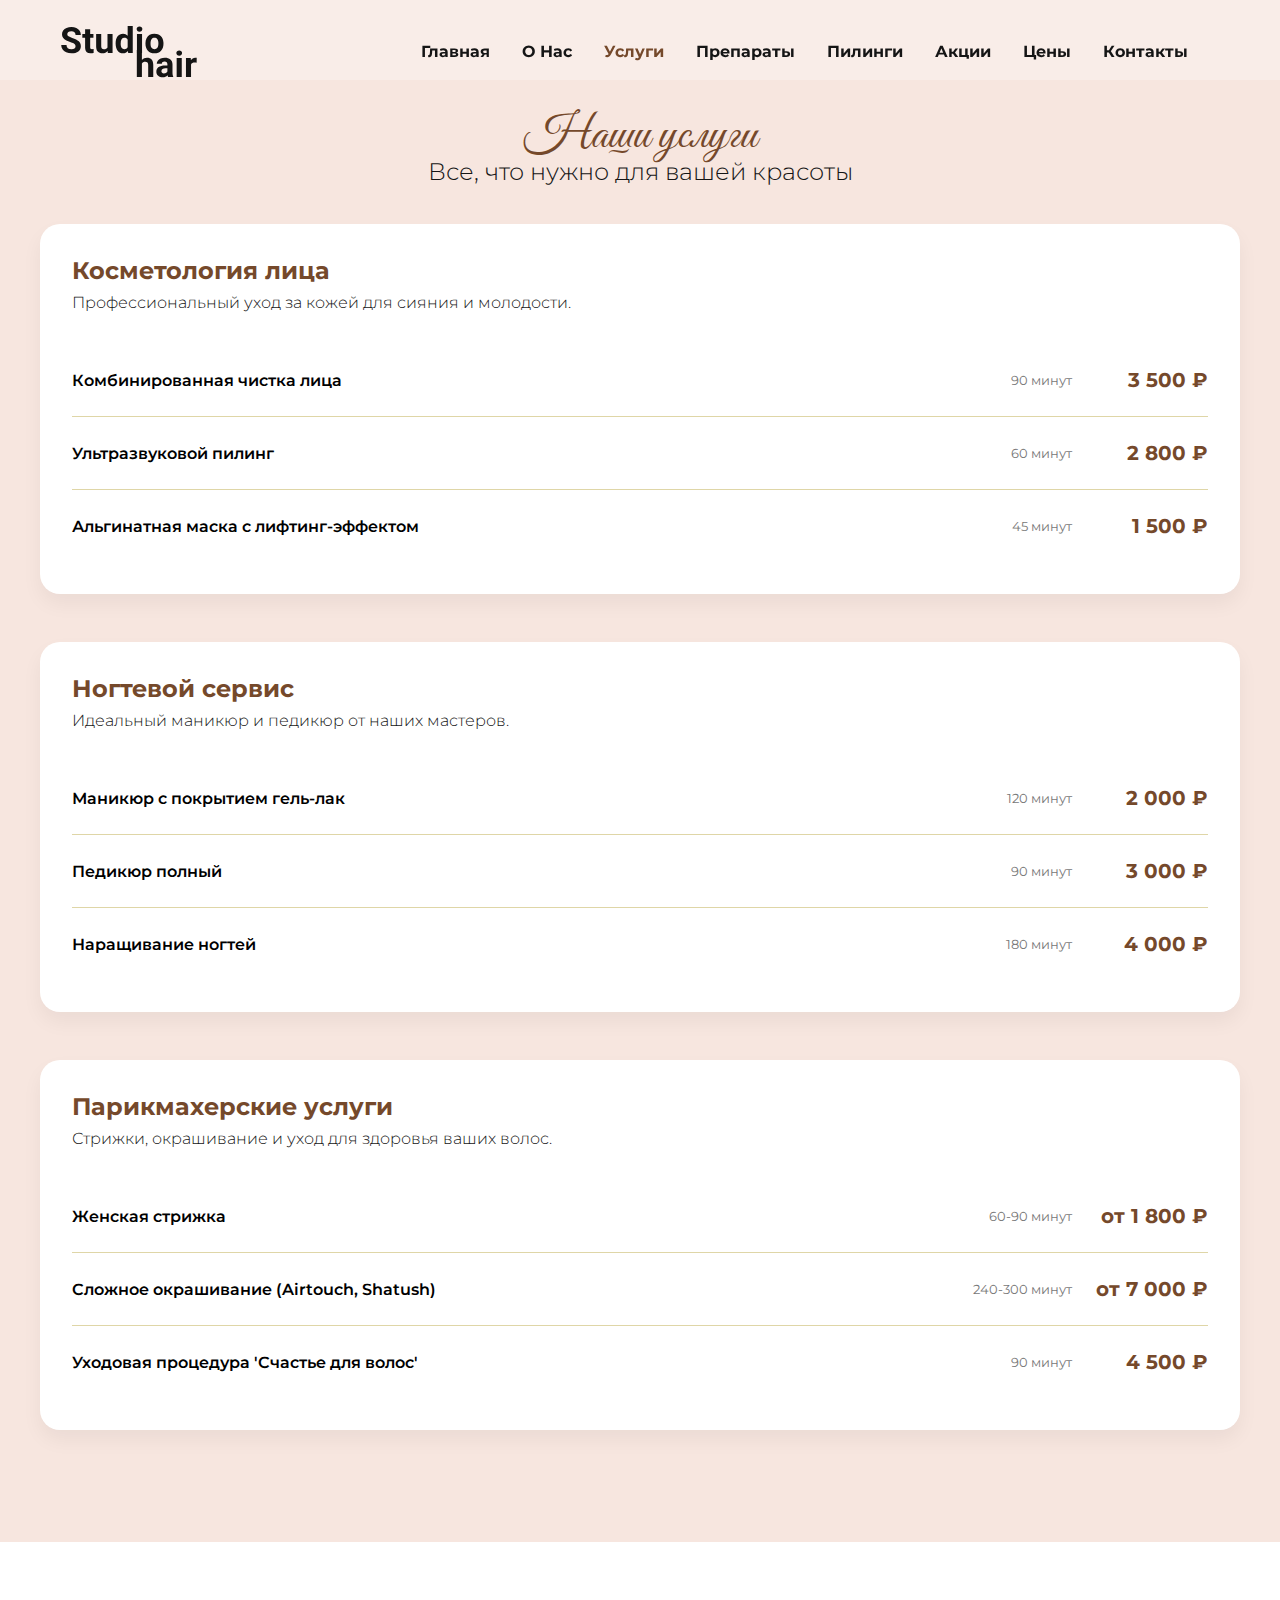
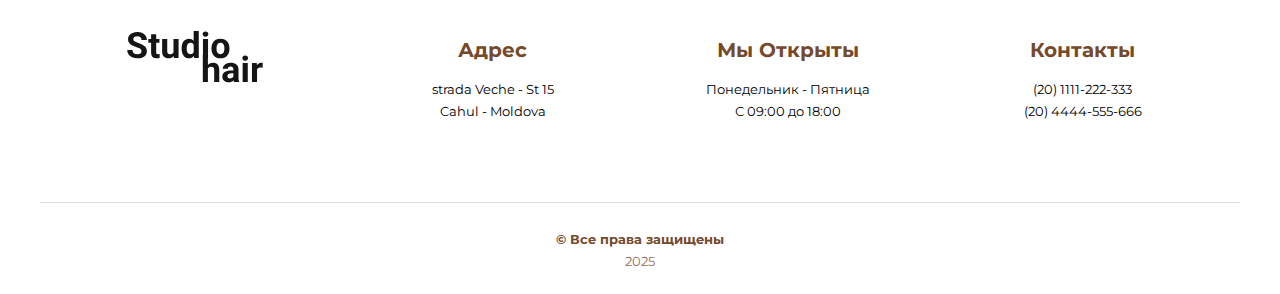
<file: services.html>
<!DOCTYPE html>
<html lang="ru">
<head>
    <meta charset="UTF-8">
    <meta http-equiv="X-UA-Compatible" content="IE=edge">
    <meta name="viewport" content="width=device-width, initial-scale=1.0">
    <title>Услуги - Beauty Salon</title>

    <!-- CSS Files -->
    <link rel="stylesheet" href="shared.css">
    <link rel="stylesheet" href="services.css">

    <!-- Fonts -->
    <link rel="preconnect" href="https://fonts.googleapis.com">
    <link rel="preconnect" href="https://fonts.gstatic.com" crossorigin>
    <link href="https://fonts.googleapis.com/css2?family=Great+Vibes&family=Montserrat:wght@300;400;600;800&display=swap" rel="stylesheet">

    <!-- Font Awesome CDN -->
    <link rel="stylesheet" href="https://pro.fontawesome.com/releases/v5.10.0/css/all.css" integrity="sha384-AYmEC3Yw5cVb3ZcuHtOA93w35dYTsvhLPVnYs9eStHfGJvOvKxVfELGroGkvsg+p" crossorigin="anonymous"/>
</head>
<body>
    <header class="header" id="header">
        <div class="navbar">
            <div class="logo">
                <img src="img/logo.svg" alt="Beauty Salon Logo">
            </div>
            <nav class="nav-menu" id="nav-menu">
                <ul class="nav-list">
                    <li><a href="./index.html" class="nav-link">Главная</a></li>
                    <li><a href="./about.html" class="nav-link">О нас</a></li>
                    <li><a href="./services.html" class="nav-link active">Услуги</a></li>
                    <li><a href="./preparaty.html" class="nav-link">Препараты</a></li>
                    <li><a href="./peels.html" class="nav-link">Пилинги</a></li>
                    <li><a href="./promo.html" class="nav-link">Акции</a></li>
                    <li><a href="./price.html" class="nav-link">Цены</a></li>
                    <li><a href="./contact.html" class="nav-link">Контакты</a></li>
                </ul>
            </nav>
            <div class="nav-toggle" id="nav-toggle">
                <i class="fas fa-bars"></i>
            </div>
        </div>
    </header>

    <main>
        <section class="services-page">
            <div class="section-title">
                <h1>Наши услуги</h1>
                <span>Все, что нужно для вашей красоты</span>
            </div>
            <div id="services-container" class="services-container">
                <!-- Услуги будут загружены здесь с помощью services.js -->
            </div>
        </section>
    </main>

    <footer class="footer">
        <div class="footer-list">
            <div class="footer-data">
                <h1><a href="./index.html"><img src="img/logo.svg" alt="Beauty Salon Logo"></a></h1>
                <div class="footer-data-social">
                    <a href="#" aria-label="Facebook"><i class="fab fa-facebook"></i></a>
                    <a href="#" aria-label="Instagram"><i class="fab fa-instagram"></i></a>
                    <a href="#" aria-label="Twitter"><i class="fab fa-twitter"></i></a>
                </div>
            </div>
            <div class="footer-data">
                <h2>Адрес</h2>
                <p>strada Veche - St 15<br> Cahul - Moldova</p>
            </div>
            <div class="footer-data">
                <h2>Мы открыты</h2>
                <p>Понедельник - Пятница <br> С 09:00 до 18:00</p>
            </div>
            <div class="footer-data">
                <h2>Контакты</h2>
                <p>(20) 1111-222-333</p>
                <p>(20) 4444-555-666</p>
            </div>
        </div>
        <div class="copy">
            <p>&copy; Все права защищены</p>
            <span>2025</span>
        </div>
    </footer>

    <!-- Javascript Files -->
    <script src="main.js"></script>
    <script src="services.js"></script>
</body>
</html>
</file>
<file: shared.css>
:root{
    --header-height: 5rem;

    --main-color: #f7e6df;
    --first-color: #75492b;
    --second-color: #dfd6a7;
    --white-color: #fff;
    --black-color: #151515;

    --font-cursive: 'Great Vibes', cursive;
    --font-body: 'Montserrat', sans-serif;

    --big-font-size: 3rem;
    --h1-font-size: 2.25rem;
    --h2-font-size: 1.5rem;
    --h3-font-size: 1.25rem;
    --normal-font-size: 1rem;
    --small-font-size: 0.813rem;
}
*{
    box-sizing: border-box;
    margin: 0;
    padding: 0;
    text-decoration: none;
    list-style: none;
    outline: none;
    border: none;
}
html{
    scroll-behavior: smooth;
}
body{
    background-color: var(--white-color);
    font-size: var(--normal-font-size);
    font-family: var(--font-body);
    overflow-x: hidden;
}

/* --- SHARED COMPONENTS --- */

/* HEADER & NAVIGATION */
.header{
    position: fixed;
    top: 0;
    left: 0;
    right: 0;
    height: var(--header-height);
    background-color: rgba(255, 255, 255, 0.3);
    z-index: 10000;
    transition: all 0.4s ease;
}
.scroll-header{
    background-color: var(--white-color);
    box-shadow: 0 4px 6px rgba(0, 0, 0, 0.1);
}
.navbar{
    width: 100%;
    max-width: 1200px;
    margin: 0 auto;
    display: flex;
    justify-content: space-between;
    align-items: center;
    padding: 20px;
}
.nav-menu .nav-list{
    display: flex;
}
.nav-menu li{
    margin-right: 2rem;
}
.nav-link{
    font-size: var(--normal-font-size);
    color: var(--black-color);
    font-weight: bold;
    text-transform: capitalize;
    position: relative;
    transition: all 0.4s ease;
}
.nav-link::before{
    content: '';
    position: absolute;
    width: 0;
    left: 0;
    bottom: 0;
    height: 2px;
    background-color: var(--first-color);
    transition: all 0.4s ease-in-out;
}
.nav-link:hover::before{
    width: 100%;
}
.nav-link:hover,
.nav-link.active{
    color: var(--first-color);
}
.nav-toggle{
    font-size: var(--h1-font-size);
    padding: 5px 5px 0;
    border: 2px solid transparent;
    cursor: pointer;
    z-index: 100;
    display: none;
}
.nav-toggle:hover{
    color: var(--first-color);
    border: 2px solid var(--first-color);
}

/* SECTION TITLE */
.section-title{
    width: 100%;
    margin: 0 auto 2.5rem;
    text-align: center;
}

.section-title h1{
    font-family: var(--font-cursive);
    font-size: var(--big-font-size);
    font-weight: 400;
    line-height: 3rem;
    color: var(--first-color);
}

.section-title span{
    font-weight: 300;
    font-size: var(--h2-font-size);
    line-height: 1.5rem;
    color: var(--black-color);
}

/* BUTTONS */
.btn{
    width: 240px;
    display: flex;
    align-items: center;
    justify-content: center;
    text-align: center;
    background-color: var(--first-color);
    color: var(--white-color);
    border: 1px solid var(--first-color);
    border-radius: 50px;
    font-size: var(--normal-font-size);
    font-weight: bold;
    text-transform: uppercase;
    line-height: 1rem;
    padding: 10px 20px;
    cursor: pointer;
    transition: all 0.4s ease;
}
.btn:hover{
    background-color: transparent;
    color: var(--first-color);
}

.whatsapp-btn {
    display: inline-flex;
    align-items: center;
    justify-content: center;
    gap: 8px;
    padding: 12px 20px;
    background-color: #25D366;
    color: white;
    text-decoration: none;
    border-radius: 25px;
    font-weight: 600;
    transition: background-color 0.3s ease;
    border: none;
    cursor: pointer;
    text-align: center;
}

.whatsapp-btn:hover {
    background-color: #128C7E;
}

.whatsapp-btn img {
    width: 20px;
    height: 20px;
    vertical-align: middle;
}

/* FOOTER */
.footer {
    padding: 3rem 0 1rem;
}

.footer-list{
    width: 100%;
    max-width: 1200px;
    margin: 0 auto;
    display: grid;
    grid-template-columns: repeat(4, 1fr);
    gap: 20px;
    align-items: stretch;
    padding: 0 20px;
}

.footer-data{
    text-align: center;
    padding: 1rem;
    background-color: rgba(255, 255, 255, 0.5);
    border-radius: 15px;
    margin-bottom: 1rem;
    min-height: 180px;
    display: flex;
    flex-direction: column;
    justify-content: center;
}

.footer-data-social{
    margin-top: 1rem;
}

.footer-data-social i{
    color: var(--first-color);
    font-size: var(--h2-font-size);
    margin: 0 0.5rem;
    transition: transform 0.3s ease;
}

.footer-data-social i:hover {
    transform: scale(1.2);
}

.footer-data h2{
    font-weight: bold;
    font-size: var(--h3-font-size);
    line-height: 1.5rem;
    color: var(--first-color);
    margin-bottom: 1rem;
    text-transform: capitalize;
}

.footer-data p{
    font-weight: 400;
    line-height: 1.4rem;
    text-align: center;
    font-size: var(--small-font-size);
}

.footer .copy{
    text-align: center;
    padding: 1.5rem 0 0.5rem;
    border-top: 1px solid rgba(117, 73, 43, 0.2);
    margin-top: 1rem;
    width: 100%;
    max-width: 1200px;
    margin-left: auto;
    margin-right: auto;
}

.footer .copy p{
    font-weight: bold;
    line-height: 1.5rem;
    font-size: var(--small-font-size);
    color: var(--first-color);
}

.footer .copy span{
    font-size: var(--small-font-size);
    line-height: 1rem;
    color: var(--first-color);
    opacity: 0.8;
}

/* Media Queries for Footer */
@media (max-width: 920px) {
    .footer-list{
        grid-template-columns: repeat(2, 1fr);
        padding: 0 15px;
    }
    
    .footer-data {
        min-height: 150px;
    }
}

@media (max-width: 560px) {
    .footer-list{
        grid-template-columns: 1fr;
        padding: 0 10px;
    }
    
    .footer-data {
        min-height: auto;
        margin-bottom: 0.5rem;
    }
    
    .footer .copy {
        padding: 1rem 0;
    }
}

/* --- MEDIA QUERIES --- */

/* Scroll Up Button */
.scroll-up {
    position: fixed;
    right: 1rem;
    bottom: -20%;
    background-color: var(--first-color);
    color: var(--white-color);
    padding: 0.5rem;
    border-radius: 0.4rem;
    z-index: 100;
    transition: 0.4s;
}

.scroll-up:hover {
    background-color: #5a3821;
}

.show-scroll {
    bottom: 3rem;
}

@media (max-width: 920px) {
    .nav-menu{
        position: absolute;
        top: 0;
        right: 0;
        width: 0;
        height: 100vh;
        background-color: var(--main-color);
        font-size: var(--h2-font-size);
        text-align: center;
        text-transform: capitalize;
        padding-top: var(--header-height);
        box-shadow: 0 0 5px rgba(0,0,0,0.4);
        transition: all 0.4s ease-in-out;
    }
    .show-nav{
        width: 60%;
    }
    .nav-menu .nav-list{
        display: block;
    }
    .nav-menu li{
        padding: 15px 0;
    }
    .nav-link{
        font-size: var(--h3-font-size);
    }
    .nav-toggle{
        display: block;
    }
    .footer-list{
        grid-template-columns: repeat(2, 1fr);
    }
}

@media (max-width: 560px) {
    .footer-list{
        grid-template-columns: 1fr;
    }
}
</file>
<file: apparatus.css>
/* Peels Page Specific Styles for apparatus page */
.package{
    width: 100%;
    padding: 7rem 0;
    background-color: var(--main-color);
    border-radius: 0 300px;
}

.package-cards{
    max-width: 100%;
    margin: 0 auto;
    display: flex;
    flex-direction: column;
    margin-top: 2.5rem;
}

.card{
    background-color: var(--white-color);
    box-shadow: 8px 8px 16px rgba(0,0,0,0.25);
    border-radius: 30px;
    padding: 1.5rem;
    margin: 10px auto;
    width: 100%;
    max-width: 1200px;
    transition: all 0.4s ease-in-out;
}

.card-group{
    display: flex;
    justify-content: space-between;
}

.item-image {
    width: 30%;
    margin-right: 1rem;
    display: flex;
    justify-content: center;
    align-items: flex-start;
}

.item-image img {
    width: 100%;
    max-width: 300px;
    max-height: 300px;
    aspect-ratio: 1 / 1;
    object-fit: cover; 
    border-radius: 10px; 
}

.card-items {
    width: 100%;
    text-align: left;
}   

.card-items{
    margin-bottom: 1rem;
    display: flex;
    flex-direction: column;
    gap:0.5rem
}

.card-items .whatsapp-btn {
    align-self: center;
}

/* Media Queries */
@media (max-width: 920px) {
    .card-group {
        flex-direction: column;
        align-items: center;
        font-size: var(--normal-font-size);
    }
    .item-image {
        width: 100%;
        margin-right: 0;
        margin-bottom: 1.5rem;
    }
    .item-image img {
        width: 100%;
        max-width: 250px;
        height: auto;
        display: block;
        margin: 0 auto;
    }
    .card-items {
        width: 100%;
        text-align: center;
    }

    .card-items p {
        text-align: left;
    }
}

@media (max-width: 560px) {
    .card-items {
        width: 100%;
        text-align: center;
    }

    .card-items p {
        text-align: left;
    }
}
</file>
<file: contact.css>
/* Contact Page Specific Styles */

.contact-section {
    padding: 10rem 1rem;
    background-color: var(--main-color);
}

.contact-container {
    max-width: 1200px;
    margin: 0 auto;
    display: grid;
    grid-template-columns: 1fr 1fr;
    gap: 3rem;
    background-color: var(--white-color);
    padding: 2rem;
    border-radius: 30px;
    box-shadow: 8px 8px 16px rgba(0,0,0,0.15);
}

.contact-info h3, .contact-form h3 {
    font-size: var(--h2-font-size);
    color: var(--first-color);
    margin-bottom: 1.5rem;
}

.contact-info p {
    display: flex;
    align-items: center;
    gap: 1rem;
    margin-bottom: 1rem;
    font-size: var(--normal-font-size);
}

.contact-info i {
    color: var(--first-color);
    font-size: var(--h3-font-size);
}

.map-container {
    margin-top: 2rem;
    border-radius: 15px;
    overflow: hidden;
}

.contact-form .form-group {
    margin-bottom: 1.5rem;
}

.contact-form input, .contact-form textarea {
    width: 100%;
    padding: 1rem;
    border: 1px solid var(--second-color);
    border-radius: 10px;
    font-family: var(--font-body);
    font-size: var(--normal-font-size);
}

.contact-form input:focus, .contact-form textarea:focus {
    border-color: var(--first-color);
    box-shadow: 0 0 5px rgba(117, 73, 43, 0.3);
}

.btn {
    width: 100%;
    padding: 1rem 2rem;
}

#form-status {
    margin-top: 1rem;
    text-align: center;
    font-weight: bold;
}

.footer {
    background-color: var(--main-color);
    padding-bottom: 2rem;
}

/* Media Queries */
@media (max-width: 920px) {
    .contact-container {
        grid-template-columns: 1fr;
    }
    .contact-form {
        order: -1; /* This will move the form to the top */
    }
    .map-container iframe {
        height: 200px; /* Reducing map height */
    }
    .contact-info h3,
    .contact-form h3 {
        text-align: center;
    }
}

@media (max-width: 560px) {
    .contact-section {
        padding: 8rem 1rem;
    }
    .contact-container {
        padding: 1.5rem;
    }
}
</file>
<file: style.css>
/* Fonts */
@import url('https://fonts.googleapis.com/css2?family=Great+Vibes&family=Montserrat:wght@300;400;600;800&display=swap');

:root{
    --header-height: 5rem;

    --main-color: #f7e6df;
    --first-color: #75492b;
    --second-color: #dfd6a7;
    --white-color: #fff;
    --black-color: #151515;

    --font-cursive: 'Great Vibes', cursive;
    --font-body: 'Montserrat', sans-serif;

    --big-font-size: 3rem;
    --h1-font-size: 2.25rem;
    --h2-font-size: 1.5rem;
    --h3-font-size: 1.25rem;
    --normal-font-size: 1rem;
    --small-font-size: 0.813rem;
}
*{
    box-sizing: border-box;
    margin: 0;
    padding: 0;
    text-decoration: none;
    list-style: none;
    outline: none;
    border: none;
}
html{
    scroll-behavior: smooth;
}
body{
    background-color: var(--white-color);
    font-size: var(--normal-font-size);
    font-family: var(--font-body);
    overflow-x: hidden;
}
/* Buttons */
.btn{
    width: 240px;
    display: flex;
    align-items: center;
    justify-content: center;
    text-align: center;
    background-color: var(--first-color);
    color: var(--white-color);
    border: 1px solid var(--first-color);
    border-radius: 50px;
    font-size: var(--normal-font-size);
    font-weight: bold;
    text-transform: uppercase;
    line-height: 1rem;
    padding: 10px 20px;
    cursor: pointer;
    transition: all 0.4s ease;
}
.btn:hover{
    background-color: transparent;
    color: var(--first-color);
}
.btn-outline{
    width: 280px;
    background-color: transparent;
    color: var(--first-color);
    padding: 5px 10px 5px 0;
    transition: all 0.4s ease;
    position: relative;
}
.btn-outline::before{
    content: '';
    position: absolute;
    top: 0;
    left: 0;
    width: 18%;
    height: 100%;
    background-color: var(--first-color);
    border: 1px solid var(--first-color);
    border-radius: 50px;
    transition: all 0.4s ease-in-out;
}
.btn-outline i{
    margin-right: 1.5rem;
    font-size: var(--h3-font-size);
    color: var(--white-color);
    z-index: 10;
}
.btn-outline:hover::before{
    width: 100%;
    z-index: -1;
}
.btn-outline:hover{
    color: var(--white-color);
    z-index: 10;
}
.header{
    position: fixed;
    top: 0;
    left: 0;
    right: 0;
    height: var(--header-height);
    background-color: rgba(255, 255, 255, 0.3);
    z-index: 10000;
    transition: all 0.4s ease;
}
.scroll-header{
    background-color: var(--white-color);
    box-shadow: 0 4px 6px rgba(0, 0, 0, 0.1);
}
.navbar{
    width: 100%;
    max-width: 1200px;
    margin: 0 auto;
    display: flex;
    justify-content: space-between;
    align-items: center;
    padding: 20px;
}
.nav-menu .nav-list{
    display: flex;
}
.nav-menu li{
    margin-right: 2rem;
}
.nav-link{
    font-size: var(--normal-font-size);
    color: var(--black-color);
    font-weight: bold;
    text-transform: capitalize;
    position: relative;
    transition: all 0.4s ease;
}
.nav-link::before{
    content: '';
    position: absolute;
    width: 0;
    left: 0;
    bottom: 0;
    height: 2px;
    background-color: var(--first-color);
    transition: all 0.4s ease-in-out;
}
.nav-link:hover::before{
    width: 100%;
}
.nav-link:hover,
.nav-link.active{
    color: var(--first-color);
}
.nav-toggle{
    font-size: var(--h1-font-size);
    padding: 5px 5px 0;
    border: 2px solid transparent;
    cursor: pointer;
    z-index: 100;
    display: none;
}
.nav-toggle:hover{
    color: var(--first-color);
    border: 2px solid var(--first-color);
}
/* Start Home Section */
.home{
    width: 100%;
    height: 100vh;
    background-color: var(--main-color);
    border-radius: 0 0 300px 0;
}
.home .container{
    max-width: 1200px;
    margin: 0 auto;
    display: flex;
    flex-wrap: wrap;
}
.home .home-img img{
    max-width: 100%;
    height: 100%;
}
.home .home-content{
    width: 40%;
    height: 100vh;
    display: flex;
    flex-direction: column;
    align-items: flex-start;
    justify-content: center;
}
.home-content h1{
    font-family: var(--font-cursive);
    font-size: 4rem;
    line-height: 3.5rem;
    letter-spacing: 4px;
    color: var(--first-color);
    margin-bottom: 1.5rem;
}
.home-content p{
    font-weight: 400;
    line-height: 1.5rem;
    letter-spacing: 2px;
    color: var(--black-color);
    margin-bottom: 1.5rem;
}

/* End Home Section */

/* Start About Section */
.about{
    width: 100%;
    padding: 7rem 0;
    background-image: url(img/arabesque-left-bottom.svg);
    background-repeat: no-repeat;
    background-position: bottom left;
    z-index: -1;
}
.about .container{
    max-width: 1200px;
    margin: 0 auto;
    display: flex;
    flex-wrap: wrap;
}
.section-title{
    margin: 0 auto;
    text-align: center;
}
.section-title h1{
    font-family: var(--font-cursive);
    font-size: var(--big-font-size);
    font-weight: 400;
    line-height: 3rem;
    color: var(--first-color);
}
.section-title span{
    font-weight: 300;
    font-size: var(--h2-font-size);
    line-height: 1.5rem;
    color: var(--black-color);
}
.about-detail{
    width: 100%;
    padding: 2rem;
}
.about-detail-content{
    display: grid;
    grid-template-columns: repeat(2, 1fr);
    gap: 1rem;
    align-items: center;
    border: 2px solid var(--first-color);
    border-radius: 30px;
    padding: 1rem;
}
.about-img img{
    width: 100%;
    border-radius: 30px;
    filter: drop-shadow(16px 16px 16px rgba(0,0,0,0.25));
}
.about-description{
    position: relative;
    padding: 2rem;
}
.about-description::before{
    content: '';
    position: absolute;
    width: 100%;
    height: 110%;
    top: -10%;
    left: 0;
    background-color: var(--main-color);
    border-radius: 30px;
    box-shadow: 4px 8px 16px rgba(0,0,0,0.25);
    z-index: -1;
}
.about-description p{
    font-weight: 400;
    line-height: 2rem;
    color: var(--black-color);
}

/* End About Section */
/* Start Services Section */
.services{
    width: 100%;
    padding: 7rem 0;
    background-image: url(img/arabesque-left-top.svg);
    background-repeat: no-repeat;
    background-position: top left;
    z-index: -1;
}
.services-content{
    display: flex;
    flex-wrap: wrap;
}
.services-content-description{
    width: 100%;
    max-width: 1200px;
    margin: 0 auto;
    padding: 2rem;
    text-align: center;
    display: grid;
    grid-template-columns: repeat(4, 1fr);
    gap: 10px;
}
.services-content-description .box{
    padding: 20px;
}
.services-content-description .box .inner img{
    width: 90px;
    margin-bottom: 1rem;
}
.services-content-description .box .inner{
    font-size: var(--h3-font-size);
    font-weight: 800;
    text-transform: capitalize;
    color: var(--first-color);
    padding: 10px;
    position: relative;
}
.services-content-description .box .inner::before,
.services-content-description .box .inner::after{
    content: '';
    position: absolute;
    width: 0;
    height: 0;
    box-sizing: border-box;
    transition: all 0.8s ease;
}
.services-content-description .box .inner::before{
    bottom: 0;
    left: 0;
    border-bottom: 3px solid transparent;
    border-left: 3px solid transparent;
}
.services-content-description .box .inner::after{
    top: 0;
    right: 0;
    border-top: 3px solid transparent;
    border-right: 3px solid transparent;
}
.services-content-description .box:hover .inner::before,
.services-content-description .box:hover .inner::after{
    width: 100%;
    height: 100%;
    border-color: var(--first-color);
}
/* End Services Section */
/* Start Package Section */
.package{
    width: 100%;
    padding: 7rem 0;
    background-color: var(--main-color);
    border-radius: 0 300px;
}
.package-cards{
    max-width: 1200px;
    margin: 0 auto;
    display: flex;
    flex-wrap: wrap;
    margin-top: 2.5rem;
}
.card{
    background-color: var(--white-color);
    box-shadow: 8px 8px 16px rgba(0,0,0,0.25);
    border-radius: 30px;
    padding: 1.5rem;
    margin: 10px auto;
    transition: all 0.4s ease-in-out;
}
.card:hover{
    transform: scale(1.1);
}
.card-title{
    text-align: center;
    margin-bottom: 1.5rem;
}
.card-title h1{
    font-weight: bold;
    font-size: var(--h1-font-size);
    line-height: 2.25rem;
    color: var(--black-color);
}
.card-items{
    margin-bottom: 1rem;
}
.item{
    display: flex;
    align-items: center;
}
.item p{
    font-weight: bold;
    line-height: 1.5rem;
    color: var(--first-color);
    margin-left: 0.5rem;
}
.card-items .item p span{
    font-size: var(--small-font-size);
    font-weight: 300;
}
.item .check-icon,
.item .x-icon{
    font-size: var(--h3-font-size);
}
.item .x-icon,
.item .not{
    color: var(--second-color);
}
.item .check-icon{
    color: var(--first-color);
}
.card-items button{
    margin: 1rem auto 0;
}
/* End Package Section */

/* Start Gallery Section */
.gallery{
    width: 100%;
    padding: 7rem 0;
    position: relative;
}
.gallery::before{
    content: '';
    position: absolute;
    width: 100%;
    height: 60%;
    top: 20%;
    left: 0;
    background-color: var(--main-color);
    z-index: -1;
}
.gallery-list-img{
    width: 100%;
    max-width: 1200px;
    display: flex;
    flex-wrap: wrap;
    justify-content: center;
    margin: 2.5rem auto;
    position: relative;
}
.gallery-img img{
    margin: 0.5rem;
    filter: drop-shadow(16px 16px 16px rgba(0, 0,0, 0.2));
}
.gallery-img:hover img{
    transform: scale(1.1);
}
.gallery-content button{
    margin: 0 auto;
}
/* End Gallery Section */
/* Start Testimonials Section */

.testimonials{
    padding: 7rem 0;
    background-color: var(--main-color);
    border-radius: 300px 0;
}
.testimonials-content{
    padding: 2rem;
}
.testimonials-card{
    width: 1100px;
    margin: 3rem auto 0;
    display: grid;
    grid-template-columns: repeat(4, 1fr);
    gap: 20px;
}
.testimonials-item{
    display: flex;
    justify-content: center;
    align-items: center;
    flex-direction: column;
    margin-bottom: 1rem;
    position: relative;
}
.testimonials-item::after{
    content: '';
    width: 100%;
    height: 100%;
    position: absolute;
    bottom: 0;
    left: 0;
    border-radius: 30px;
    background-color: var(--second-color);
}
.testimonials-img img{
    width: 70px;
    height: 70px;
    object-fit: cover;
    border-radius: 50%;
    position: absolute;
    top: 10px;
    left: 10px;
    transition: all 0.8s ease;
    z-index: 100;
}
.testimonials-item:hover .testimonials-img img{
    transform: translateX(180px) rotate(360deg);
}
.testimonials-box{
    position: relative;
    padding: 30px;
    z-index: 10;
}
.testimonials-name{
    margin-bottom: 1rem;
    margin-left: 0.5rem;
    text-align: center;
}
.testimonials-name h1{
    font-weight: 400;
    font-size: var(--h2-font-size);
    line-height: 1.5rem;
    margin-bottom: 0.5rem;
}
.testimonials-name i{
    color: var(--first-color);
    font-size: var(--h3-font-size);
}
.testimonials-description p{
    line-height: 1.5rem;
    margin-top: 2rem;
}
/* End Testimonials Section */

/* Start Footer Section */

.footer-list{
    width: 100%;
    max-width: 1200px;
    margin: 0 auto;
    display: grid;
    grid-template-columns: repeat(4, 1fr);
    gap: 20px;
    align-items: center;
    padding: 7rem 0;
    border-bottom: 1px solid var(--first-color);
}
.footer-data{
    text-align: center;
    margin-bottom: 1rem;
}
.footer-data-social{
    margin-top: 1rem;
}
.footer-data-social i{
    color: var(--first-color);
    font-size: var(--h2-font-size);
}
.footer-data h2{
    font-weight: bold;
    font-size: var(--h2-font-size);
    line-height: 1.5rem;
    color: var(--first-color);
    margin-bottom: 1rem;
    text-transform: capitalize;
}
.footer-data p{
    font-weight: 400;
    line-height: 1.5rem;
    text-align: center;
}
.footer .copy{
    text-align: center;
    padding: 1rem 0;
}
.footer .copy p{
    font-weight: bold;
    line-height: 1.5rem;
}
.footer .copy span{
    font-size: var(--small-font-size);
    line-height: 1rem;
}
/* End Footer Section */
@media (max-width: 920px) {
    .nav-menu{
        position: absolute;
        top: 0;
        right: 0;
        width: 0;
        height: 100vh;
        background-color: var(--main-color);
        font-size: var(--h2-font-size);
        text-align: center;
        text-transform: capitalize;
        padding-top: var(--header-height);
        box-shadow: 0 0 5px rgba(0,0,0,0.4);
        transition: all 0.4s ease-in-out;
    }
    .show-nav{
        width: 60%;
    }
    .nav-menu .nav-list{
        display: block;
    }
    .nav-menu li{
        padding: 15px 0;
    }
    .nav-link{
        font-size: var(--h3-font-size);
    }
    .nav-toggle{
        display: block;
    }
    .home .home-img img{
        display: none;
    }
    .home .home-content{
        width: 100%;
        height: 100vh;
        display: flex;
        justify-content: center;
        align-items: center;
    }
    .home-content h1{
        font-size: var(--big-font-size);
    }
    .home-content p{
        padding: 0 2rem;
    }
    .about-detail-content{
        grid-template-columns: unset;
    }
    .services-content-description{
        grid-template-columns: repeat(2, 1fr);
    }
    .testimonials-card{
        width: 820px;
        margin-top: 3rem;
        grid-template-columns: repeat(2, 1fr);
    }
    .testimonials-item:hover .testimonials-img img{
        transform: translateX(300px) rotate(360deg);
    }
    .footer-list{
        grid-template-columns: repeat(2, 1fr);
    }
}
@media (max-width: 560px) {
    .services-content-description{
        grid-template-columns: unset;
    }
    .testimonials-card{
        width: 300px;
        margin-top: 3rem;
        grid-template-columns: unset;
    }
    .testimonials-item:hover .testimonials-img img{
        transform: translateX(220px) rotate(360deg);
    }
    .footer-list{
        grid-template-columns: unset;
    }
}
</file>
<file: price.css>
/* Fonts */
@import url('https://fonts.googleapis.com/css2?family=Great+Vibes&family=Montserrat:wght@300;400;600;800&display=swap');

:root{
    --header-height: 5rem;

    --main-color: #f7e6df;
    --first-color: #75492b;
    --second-color: #dfd6a7;
    --white-color: #fff;
    --black-color: #151515;

    --font-cursive: 'Great Vibes', cursive;
    --font-body: 'Montserrat', sans-serif;

    --big-font-size: 3rem;
    --h1-font-size: 2.25rem;
    --h2-font-size: 1.5rem;
    --h3-font-size: 1.25rem;
    --normal-font-size: 1rem;
    --small-font-size: 0.813rem;
}
*{
    box-sizing: border-box;
    margin: 0;
    padding: 0;
    text-decoration: none;
    list-style: none;
    outline: none;
    border: none;
}
html{
    scroll-behavior: smooth;
}
body{
    background-color: var(--white-color);
    font-size: var(--normal-font-size);
    font-family: var(--font-body);
    overflow-x: hidden;
}
/* Buttons */
.btn{
    width: 240px;
    display: flex;
    align-items: center;
    justify-content: center;
    text-align: center;
    background-color: var(--first-color);
    color: var(--white-color);
    border: 1px solid var(--first-color);
    border-radius: 50px;
    font-size: var(--normal-font-size);
    font-weight: bold;
    text-transform: uppercase;
    line-height: 1rem;
    padding: 10px 20px;
    cursor: pointer;
    transition: all 0.4s ease;
}
.btn:hover{
    background-color: transparent;
    color: var(--first-color);
}
.btn-outline{
    width: 280px;
    background-color: transparent;
    color: var(--first-color);
    padding: 5px 10px 5px 0;
    transition: all 0.4s ease;
    position: relative;
}
.btn-outline::before{
    content: '';
    position: absolute;
    top: 0;
    left: 0;
    width: 18%;
    height: 100%;
    background-color: var(--first-color);
    border: 1px solid var(--first-color);
    border-radius: 50px;
    transition: all 0.4s ease-in-out;
}
.btn-outline i{
    margin-right: 1.5rem;
    font-size: var(--h3-font-size);
    color: var(--white-color);
    z-index: 10;
}
.btn-outline:hover::before{
    width: 100%;
    z-index: -1;
}
.btn-outline:hover{
    color: var(--white-color);
    z-index: 10;
}
.header{
    position: fixed;
    top: 0;
    left: 0;
    right: 0;
    height: var(--header-height);
    background-color: rgba(255, 255, 255, 0.3);
    z-index: 10000;
    transition: all 0.4s ease;
}
.scroll-header{
    background-color: var(--white-color);
    box-shadow: 0 4px 6px rgba(0, 0, 0, 0.1);
}
.navbar{
    width: 100%;
    max-width: 1200px;
    margin: 0 auto;
    display: flex;
    justify-content: space-between;
    align-items: center;
    padding: 20px;
}
.nav-menu .nav-list{
    display: flex;
}
.nav-menu li{
    margin-right: 2rem;
}
.nav-link{
    font-size: var(--normal-font-size);
    color: var(--black-color);
    font-weight: bold;
    text-transform: capitalize;
    position: relative;
    transition: all 0.4s ease;
}
.nav-link::before{
    content: '';
    position: absolute;
    width: 0;
    left: 0;
    bottom: 0;
    height: 2px;
    background-color: var(--first-color);
    transition: all 0.4s ease-in-out;
}
.nav-link:hover::before{
    width: 100%;
}
.nav-link:hover,
.nav-link.active{
    color: var(--first-color);
}
.nav-toggle{
    font-size: var(--h1-font-size);
    padding: 5px 5px 0;
    border: 2px solid transparent;
    cursor: pointer;
    z-index: 100;
    display: none;
}
.nav-toggle:hover{
    color: var(--first-color);
    border: 2px solid var(--first-color);
}
/* Start Home Section */
.home{
    width: 100%;
    height: 100vh;
    background-color: var(--main-color);
    border-radius: 0 0 300px 0;
}
.home .container{
    max-width: 1200px;
    margin: 0 auto;
    display: flex;
    flex-wrap: wrap;
}
.home .home-img img{
    max-width: 100%;
    height: 100%;
}
.home .home-content{
    width: 40%;
    height: 100vh;
    display: flex;
    flex-direction: column;
    align-items: flex-start;
    justify-content: center;
}
.home-content h1{
    font-family: var(--font-cursive);
    font-size: 4rem;
    line-height: 3.5rem;
    letter-spacing: 4px;
    color: var(--first-color);
    margin-bottom: 1.5rem;
}
.home-content p{
    font-weight: 400;
    line-height: 1.5rem;
    letter-spacing: 2px;
    color: var(--black-color);
    margin-bottom: 1.5rem;
}

/* End Home Section */

/* Start Package Section */
.package{
    width: 100%;
    padding: 7rem 0;
    background-color: var(--main-color);
    border-radius: 0 300px;
}
.package-cards{
    max-width: 100%;
    margin: 0 auto;
    display: flex;
    flex-direction: column;
    margin-top: 2.5rem;
}

.card{
    background-color: var(--white-color);
    box-shadow: 8px 8px 16px rgba(0,0,0,0.25);
    border-radius: 30px;
    padding: 1.5rem;
    margin: 10px auto;
    width: 100%;
    max-width: 1200px;
    transition: all 0.4s ease-in-out;
}

.card-group {
    display: flex;
    align-items: center; 
}

.item-image {
    width: 200px;       
    margin-right: 2rem; 
    flex-shrink: 0;     
}

.item-image img {
    width: 100%;        
    height: auto;
    display: block;
}
.btn span {
    margin-left: 0.5rem;
    font-size: var(--normal-font-size);
    font-weight: 400;
}

.btn i {
    font-size: var(--h3-font-size);
}

/*
.card:hover{
    transform: scale(1.1);
}*/

.card-title{
    text-align: center;
    margin-bottom: 1.5rem;
}
.card-title h1{
    font-weight: bold;
    font-size: var(--h1-font-size);
    line-height: 2.25rem;
    color: var(--black-color);
}
.card-items{
    margin-bottom: 1rem;
    display: flex;
    flex-direction: column;
    justify-content: center;
}
.item{
    display: flex;
    align-items: center;
}
.item p{
    font-weight: bold;
    line-height: 1.5rem;
    color: var(--first-color);
    margin-left: 0.5rem;
}
.card-items .item p span{
    font-size: var(--small-font-size);
    font-weight: 300;
}
.item .check-icon,
.item .x-icon{
    font-size: var(--h3-font-size);
}
.item .x-icon,
.item .not{
    color: var(--second-color);
}
.item .check-icon{
    color: var(--first-color);
}
.card-items button{
    margin: 1rem auto 0;
}

.section-title{
    margin: 0 auto;
    text-align: center;
}

.section-title h1{
    font-family: var(--font-cursive);
    font-size: var(--big-font-size);
    font-weight: 400;
    line-height: 3rem;
    color: var(--first-color);
}
.section-title span{
    font-weight: 300;
    font-size: var(--h2-font-size);
    line-height: 1.5rem;
    color: var(--black-color);
}


.accordion {
    width: 100%;
    max-width: 800px;
    margin: auto;
    font-family: sans-serif;
}

.accordion-header {
    width: 100%;
    background-color: #75492B;
    color: white;
    padding: 1rem;
    text-align: center;
    border: none;
    font-size: 1rem;
    cursor: pointer;
    position: relative;
}

.accordion-header::after {
    content: '+';
    position: absolute;
    right: 1rem;
    top: 50%;
    transform: translateY(-50%);
    font-size: 1.2rem;
}

.accordion-item.active .accordion-header::after {
    content: '-';
}

.accordion-content {
    background-color: #F7E6DF;
    max-height: 0;
    overflow: hidden;
    transition: max-height 0.5s ease, padding 0.3s ease;
    padding: 0 1rem; 
}

.accordion-item {
    margin: 0.5rem 0 ;
    border-radius: 10px;
}

.accordion-item.active .accordion-content {
    max-height: 500px; 
    padding: 1rem; 
}

.accordion-content ul {
    margin: 0;
    padding: 0;
    list-style: none;
}

.accordion-content li {
    padding: 0.5rem 0;
    border-bottom: 1px solid #ccc;
}


/* End Package Section */

/* Start Footer Section */

.footer-list{
    width: 100%;
    max-width: 1200px;
    margin: 0 auto;
    display: grid;
    grid-template-columns: repeat(4, 1fr);
    gap: 20px;
    align-items: center;
    padding: 7rem 0;
    border-bottom: 1px solid var(--first-color);
}
.footer-data{
    text-align: center;
    margin-bottom: 1rem;
}
.footer-data-social{
    margin-top: 1rem;
}
.footer-data-social i{
    color: var(--first-color);
    font-size: var(--h2-font-size);
}
.footer-data h2{
    font-weight: bold;
    font-size: var(--h2-font-size);
    line-height: 1.5rem;
    color: var(--first-color);
    margin-bottom: 1rem;
    text-transform: capitalize;
}
.footer-data p{
    font-weight: 400;
    line-height: 1.5rem;
    text-align: center;
}
.footer .copy{
    text-align: center;
    padding: 1rem 0;
}
.footer .copy p{
    font-weight: bold;
    line-height: 1.5rem;
}
.footer .copy span{
    font-size: var(--small-font-size);
    line-height: 1rem;
}
/* End Footer Section */
@media (max-width: 920px) {
    .nav-menu{
        position: absolute;
        top: 0;
        right: 0;
        width: 0;
        height: 100vh;
        background-color: var(--main-color);
        font-size: var(--h2-font-size);
        text-align: center;
        text-transform: capitalize;
        padding-top: var(--header-height);
        box-shadow: 0 0 5px rgba(0,0,0,0.4);
        transition: all 0.4s ease-in-out;
    }
    .show-nav{
        width: 60%;
    }
    .nav-menu .nav-list{
        display: block;
    }
    .nav-menu li{
        padding: 15px 0;
    }
    .nav-link{
        font-size: var(--h3-font-size);
    }
    .nav-toggle{
        display: block;
    }
    .home .home-img img{
        display: none;
    }
    .home .home-content{
        width: 100%;
        height: 100vh;
        display: flex;
        justify-content: center;
        align-items: center;
    }
    .home-content h1{
        font-size: var(--big-font-size);
    }
    .home-content p{
        padding: 0 2rem;
    }
    .about-detail-content{
        grid-template-columns: unset;
    }
    .services-content-description{
        grid-template-columns: repeat(2, 1fr);
    }
    .testimonials-card{
        width: 820px;
        margin-top: 3rem;
        grid-template-columns: repeat(2, 1fr);
    }
    .testimonials-item:hover .testimonials-img img{
        transform: translateX(300px) rotate(360deg);
    }
    .footer-list{
        grid-template-columns: repeat(2, 1fr);
    }
}
@media (max-width: 560px) {
    .services-content-description{
        grid-template-columns: unset;
    }
    .testimonials-card{
        width: 300px;
        margin-top: 3rem;
        grid-template-columns: unset;
    }
    .testimonials-item:hover .testimonials-img img{
        transform: translateX(220px) rotate(360deg);
    }
    .footer-list{
        grid-template-columns: unset;
    }
}
</file>
<file: promo.css>
/* Promo Page Specific Styles */

.package{
    width: 100%;
    padding: 7rem 0;
    background-color: var(--main-color);
    border-radius: 0 300px;
}

.package-cards{
    max-width: 100%;
    margin: 0 auto;
    display: flex;
    flex-direction: column;
    gap: 2rem;
    padding: 0 1rem;
}

.card{
    background-color: var(--white-color);
    box-shadow: 8px 8px 16px rgba(0,0,0,0.25);
    border-radius: 30px;
    padding: 1.5rem;
    margin: 0 auto;
    width: 100%;
    max-width: 1200px;
}

.card-group{
    display: flex;
    justify-content: space-between;
    align-items: center;
    gap: 2rem;
}

.card-items {
    width: 60%;
    display: flex;
    flex-direction: column;
    gap: 0.75rem;
}

.card-title h1{
    font-weight: bold;
    font-size: var(--h1-font-size);
    line-height: 2.25rem;
    color: var(--black-color);
    margin-bottom: 1rem;
}

.item{
    display: flex;
    align-items: center;
    gap: 0.5rem;
}

.item p{
    font-weight: 600;
    line-height: 1.5rem;
    color: var(--first-color);
}

.item p span{
    font-size: var(--small-font-size);
    font-weight: 400;
}

.item .check-icon{
    font-size: var(--h3-font-size);
    color: var(--first-color);
}

.item-image {
    width: 40%;
}

.item-image img {
    width: 100%;
    border-radius: 20px;
    object-fit: cover;
    aspect-ratio: 1/1;
}

/* Media Queries */
@media (max-width: 920px) {
    .card-group {
        flex-direction: column-reverse; /* Image will be on top */
    }
    .card-items, .item-image {
        width: 100%;
    }
    .card-items {
        align-items: center;
        text-align: center;
    }
}

@media (max-width: 560px) {
    .package {
        border-radius: 0 150px;
    }
}
</file>
<file: services.css>
/* Services Page Specific Styles */

.services-page {
    padding: 7rem 1rem;
    background-color: var(--main-color);
}

.services-container {
    max-width: 1200px;
    margin: 0 auto;
    display: flex;
    flex-direction: column;
    gap: 3rem;
}

.service-category {
    background-color: var(--white-color);
    padding: 2rem;
    border-radius: 20px;
    box-shadow: 0 10px 20px rgba(0,0,0,0.05);
}

.service-category h2 {
    font-size: var(--h2-font-size);
    color: var(--first-color);
    margin-bottom: 0.5rem;
}

.service-category .category-description {
    font-weight: 300;
    margin-bottom: 2rem;
    color: var(--black-color);
}

.service-list {
    list-style: none;
    padding: 0;
    margin: 0;
}

.service-item {
    display: grid;
    grid-template-columns: 1fr auto auto;
    gap: 1rem;
    align-items: center;
    padding: 1.5rem 0;
    border-bottom: 1px solid var(--second-color);
}

.service-item:last-child {
    border-bottom: none;
}

.service-item-name {
    font-weight: 600;
}

.service-item-duration {
    color: #777;
    font-size: var(--small-font-size);
    text-align: right;
}

.service-item-price {
    font-weight: bold;
    color: var(--first-color);
    font-size: var(--h3-font-size);
    text-align: right;
    min-width: 120px;
}

/* Media Queries */
@media (max-width: 768px) {
    .service-item {
        grid-template-columns: 1fr auto;
        grid-template-rows: auto auto;
        row-gap: 0.5rem;
    }
    .service-item-name {
        grid-column: 1 / -1; /* Name takes full width */
    }
    .service-item-duration {
        grid-column: 1 / 2;
        text-align: left;
    }
    .service-item-price {
        grid-column: 2 / 3;
        grid-row: 2 / 3;
    }
}
</file>
